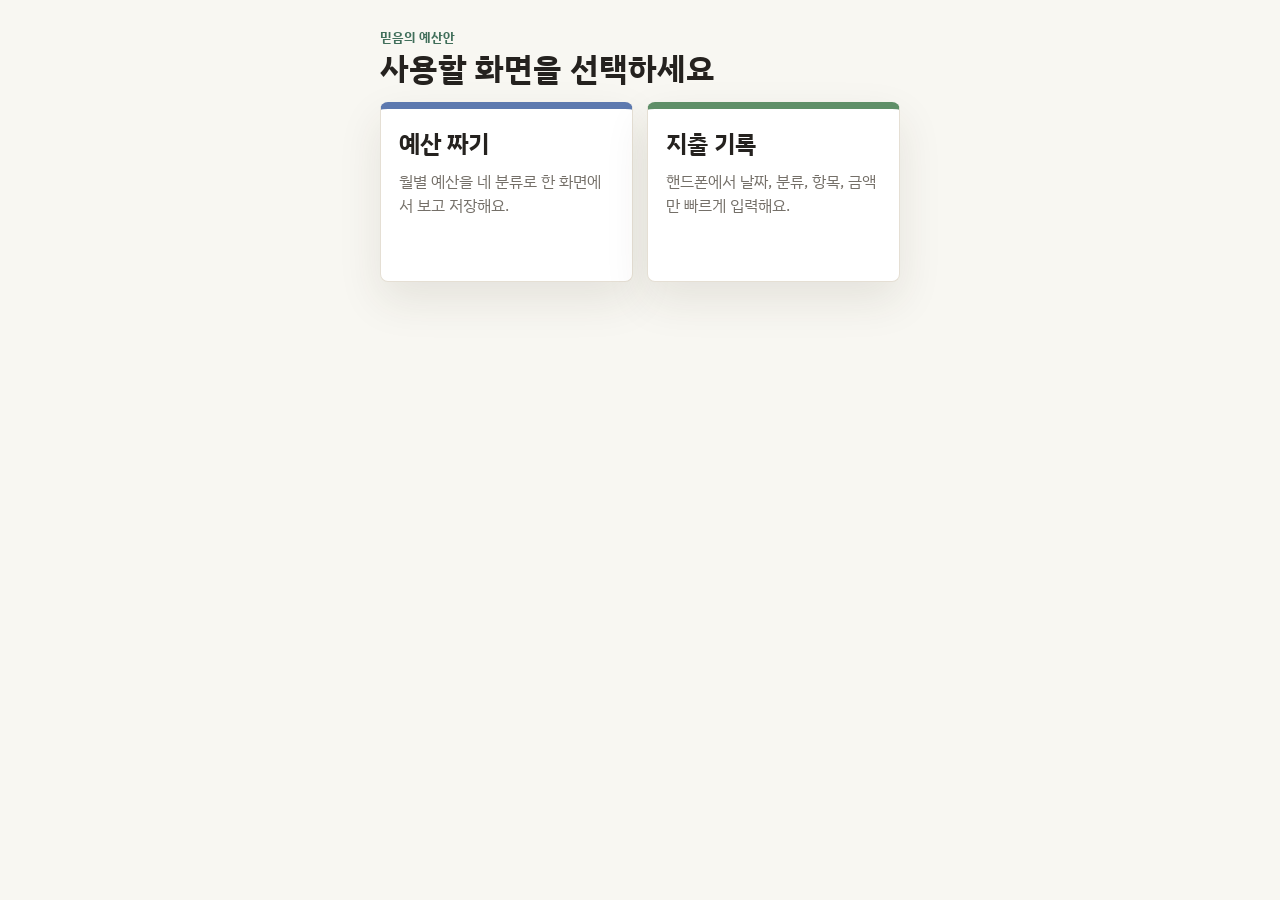
<file: index.html>
﻿<!doctype html>
<html lang="ko">
  <head>
    <meta charset="UTF-8" />
    <meta name="viewport" content="width=device-width, initial-scale=1.0" />
    <title>믿음의 예산안</title>
    <link rel="stylesheet" href="styles.css?v=13" />
  </head>
  <body>
    <main class="budget-app landing-app">
      <header class="page-header">
        <div>
          <p class="eyebrow">믿음의 예산안</p>
          <h1>사용할 화면을 선택하세요</h1>
        </div>
      </header>

      <section class="launch-grid" aria-label="화면 선택">
        <a class="launch-card computer" href="desktop.html">
          <strong>예산 짜기</strong>
          <p>월별 예산을 네 분류로 한 화면에서 보고 저장해요.</p>
        </a>
        <a class="launch-card mobile" href="expense.html">
          <strong>지출 기록</strong>
          <p>핸드폰에서 날짜, 분류, 항목, 금액만 빠르게 입력해요.</p>
        </a>
      </section>
    </main>
  </body>
</html>
</file>
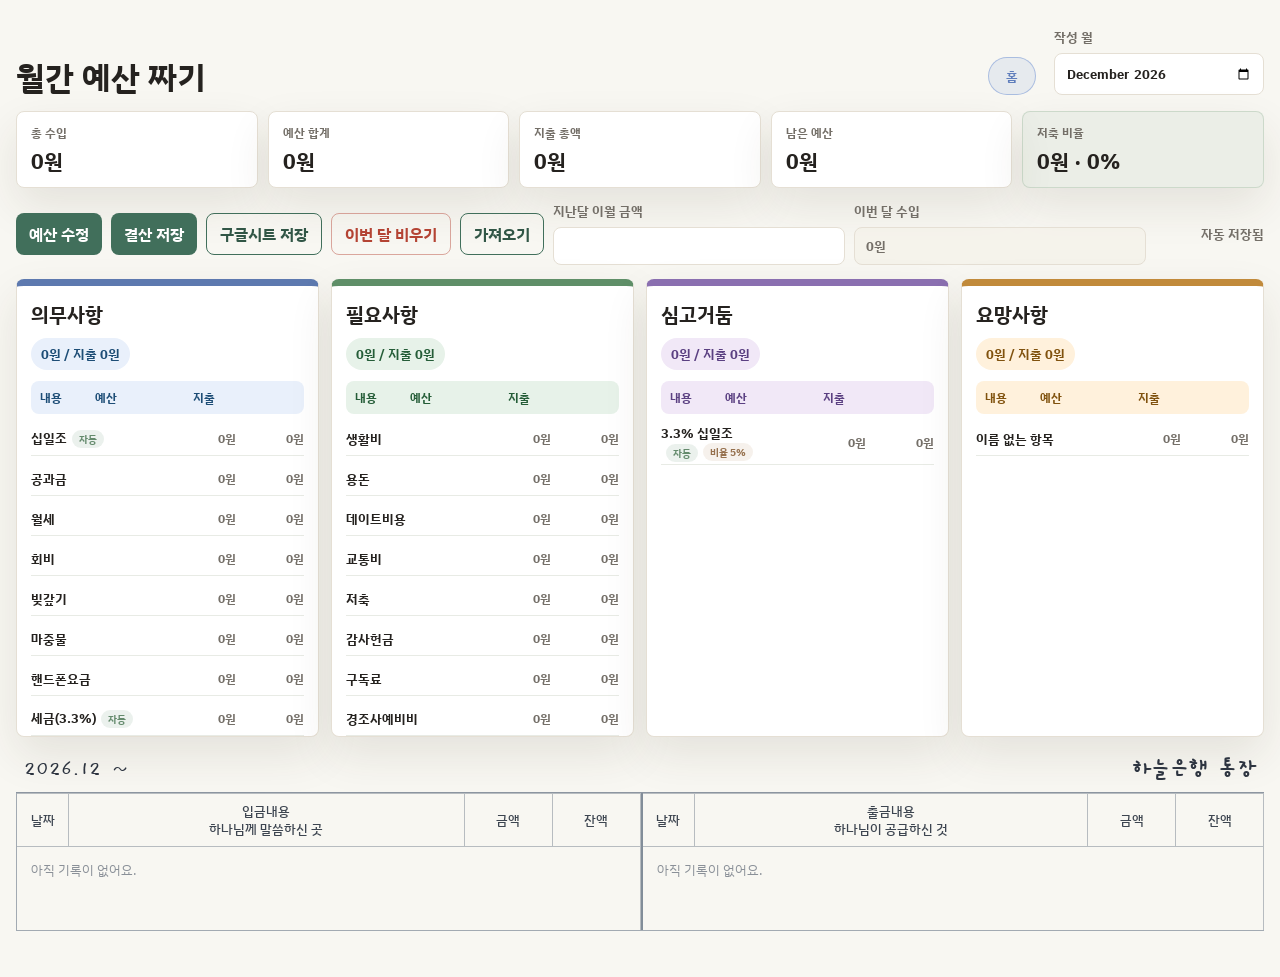
<file: budget.html>
﻿<!doctype html>
<html lang="ko">
  <head>
    <meta charset="UTF-8" />
    <meta name="viewport" content="width=device-width, initial-scale=1.0" />
    <title>믿음의 예산안 - 예산 짜기</title>
    <link rel="stylesheet" href="styles.css?v=13" />
  </head>
  <body>
    <main class="budget-app budget-page">
      <header class="page-header">
        <div>
          <h1>월간 예산 짜기</h1>
        </div>
        <a class="home-link desktop-home-link" href="desktop.html">홈</a>
        <label class="month-control" for="budgetMonth">
          작성 월
          <input id="budgetMonth" type="month" />
        </label>
      </header>

      <section class="summary-panel" aria-label="월간 요약">
        <div class="summary-card">
          <span>총 수입</span>
          <strong id="totalIncomeText">0원</strong>
        </div>
        <div class="summary-card">
          <span>예산 합계</span>
          <strong id="totalBudgetText">0원</strong>
        </div>
        <div class="summary-card">
          <span>지출 총액</span>
          <strong id="totalSpentText">0원</strong>
        </div>
        <div class="summary-card balance">
          <span>남은 예산</span>
          <strong id="remainingText">0원</strong>
        </div>
        <div class="summary-card saving-summary-card">
          <span>저축 비율</span>
          <strong id="savingBudgetText">0원 · 0%</strong>
        </div>
      </section>

      <section class="toolbar" aria-label="예산 도구">
        <button id="toggleBudgetEditButton" type="button">예산 수정</button>
        <button id="toggleClosingLockButton" type="button">결산 저장</button>
        <button id="syncBudgetButton" class="secondary-button" type="button">구글시트 저장</button>
        <button id="resetMonthButton" class="secondary-button danger-button" type="button">이번 달 비우기</button>
        <button id="copyPreviousMonthButton" class="secondary-button" type="button">가져오기</button>
        <div class="budget-flow-inputs">
          <label>
            지난달 이월 금액
            <input id="carryoverInput" type="number" min="0" inputmode="numeric" />
          </label>
          <label>
            이번 달 수입
            <input id="incomeInput" type="text" readonly />
          </label>
        </div>
        <p id="saveStatus" role="status">자동 저장됨</p>
      </section>

      <section class="budget-board" aria-label="분류별 예산"></section>

      <section class="heaven-ledger desktop-heaven-ledger" aria-label="하늘은행통장 장부">
        <div class="ledger-topline">
          <span id="desktopLedgerPeriodText"></span>
          <strong>하늘은행 통장</strong>
        </div>
        <div class="ledger-table">
          <div class="ledger-half">
            <div class="ledger-heading">
              <span>날짜</span>
              <span>입금내용<br />하나님께 말씀하신 곳</span>
              <span>금액</span>
              <span>잔액</span>
            </div>
            <div id="desktopSownList" class="ledger-body"></div>
          </div>
          <div class="ledger-half">
            <div class="ledger-heading">
              <span>날짜</span>
              <span>출금내용<br />하나님이 공급하신 것</span>
              <span>금액</span>
              <span>잔액</span>
            </div>
            <div id="desktopHarvestList" class="ledger-body"></div>
          </div>
        </div>
      </section>

      <input id="sheetUrlInput" type="hidden" />
      <button id="saveSheetUrlButton" class="hidden-control" type="button">연결 주소 저장</button>
    </main>

    <script src="shared.js?v=13"></script>
    <script src="budget.js?v=13"></script>
  </body>
</html>
</file>
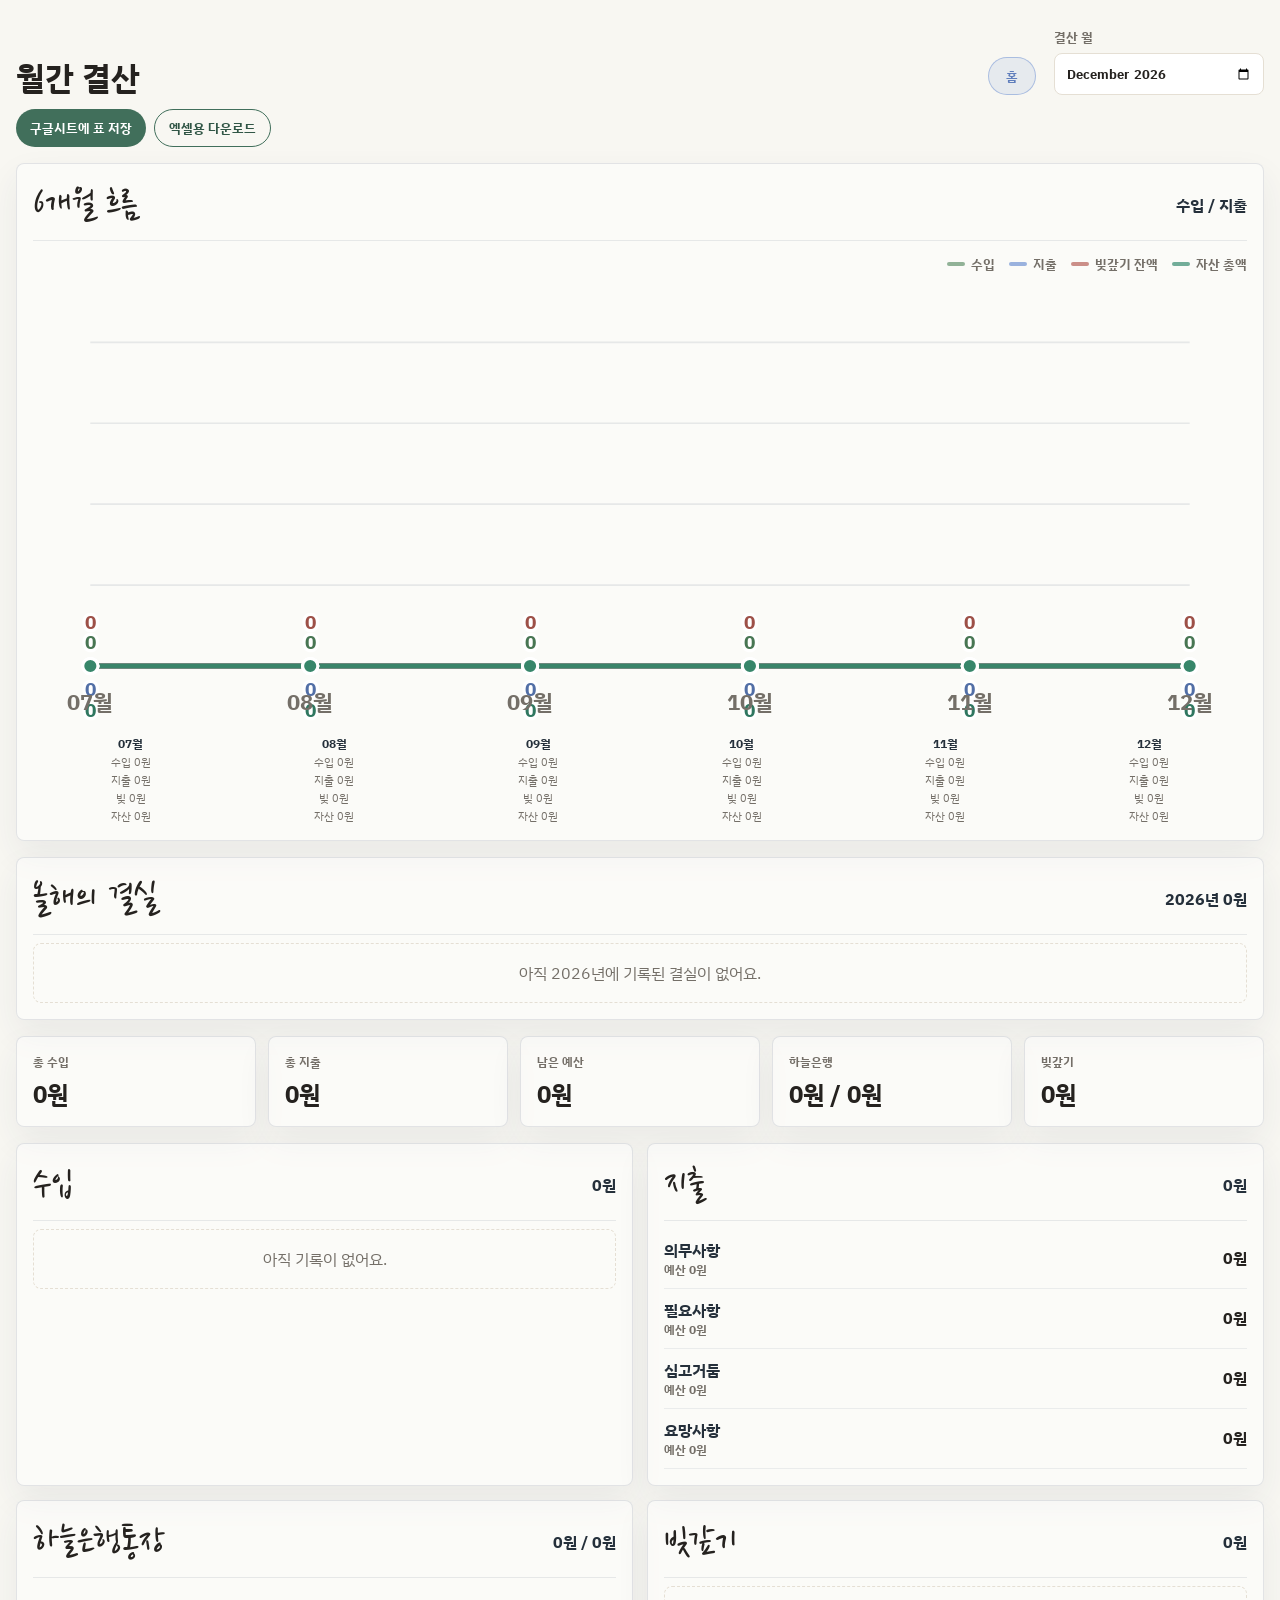
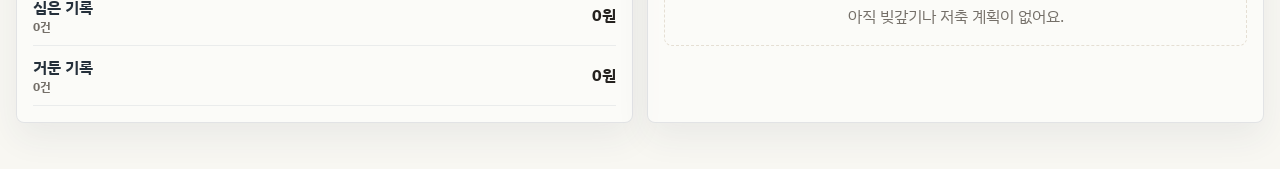
<file: closing.html>
﻿<!doctype html>
<html lang="ko">
  <head>
    <meta charset="UTF-8" />
    <meta name="viewport" content="width=device-width, initial-scale=1.0" />
    <title>믿음의 예산안 - 결산</title>
    <link rel="stylesheet" href="styles.css?v=13" />
  </head>
  <body>
    <main class="budget-app closing-page" data-chart-months="6">
      <header class="page-header">
        <div>
          <h1>월간 결산</h1>
        </div>
        <a class="home-link desktop-home-link" href="desktop.html">홈</a>
        <label class="month-control" for="closingMonth">
          결산 월
          <input id="closingMonth" type="month" />
        </label>
      </header>

      <section class="closing-export-actions" aria-label="결산 백업">
        <button id="saveMonthlyReportButton" type="button">구글시트에 표 저장</button>
        <button id="downloadMonthlyReportButton" class="secondary-button" type="button">엑셀용 다운로드</button>
        <p id="closingSaveStatus" role="status"></p>
      </section>

      <section class="closing-panel closing-chart-panel" aria-labelledby="sixMonthChartTitle">
        <div class="closing-panel-head">
          <h2 id="sixMonthChartTitle">6개월 흐름</h2>
          <strong>수입 / 지출</strong>
        </div>
        <div id="sixMonthChart" class="six-month-chart"></div>
      </section>

      <section class="closing-panel closing-wish-panel" aria-labelledby="fulfilledWishTitle">
        <div class="closing-panel-head">
          <h2 id="fulfilledWishTitle">올해의 결실</h2>
          <strong id="fulfilledWishTotal">0원</strong>
        </div>
        <div id="fulfilledWishList" class="fulfilled-wish-list"></div>
      </section>

      <section class="closing-hero" aria-label="월간 결산 핵심 요약">
        <div>
          <span>총 수입</span>
          <strong id="closingIncomeText">0원</strong>
        </div>
        <div>
          <span>총 지출</span>
          <strong id="closingSpentText">0원</strong>
        </div>
        <div>
          <span>남은 예산</span>
          <strong id="closingRemainingText">0원</strong>
        </div>
        <div>
          <span>하늘은행</span>
          <strong id="closingHeavenText">0원</strong>
        </div>
        <div>
          <span>빚갚기</span>
          <strong id="closingDebtText">0원</strong>
        </div>
      </section>

      <section class="closing-grid" aria-label="상세 결산">
        <article class="closing-panel">
          <div class="closing-panel-head">
            <h2>수입</h2>
            <strong id="incomePanelTotal">0원</strong>
          </div>
          <div id="incomeBreakdown" class="closing-list"></div>
        </article>

        <article class="closing-panel">
          <div class="closing-panel-head">
            <h2>지출</h2>
            <strong id="expensePanelTotal">0원</strong>
          </div>
          <div id="expenseBreakdown" class="closing-list"></div>
        </article>

        <article class="closing-panel">
          <div class="closing-panel-head">
            <h2>하늘은행통장</h2>
            <strong id="heavenPanelTotal">0원</strong>
          </div>
          <div id="heavenBreakdown" class="closing-list"></div>
        </article>

        <article class="closing-panel">
          <div class="closing-panel-head">
            <h2>빚갚기</h2>
            <strong id="debtPanelTotal">0원</strong>
          </div>
          <div id="debtBreakdown" class="closing-list"></div>
        </article>
      </section>
    </main>

    <script src="shared.js?v=13"></script>
    <script src="closing.js?v=13"></script>
  </body>
</html>
</file>
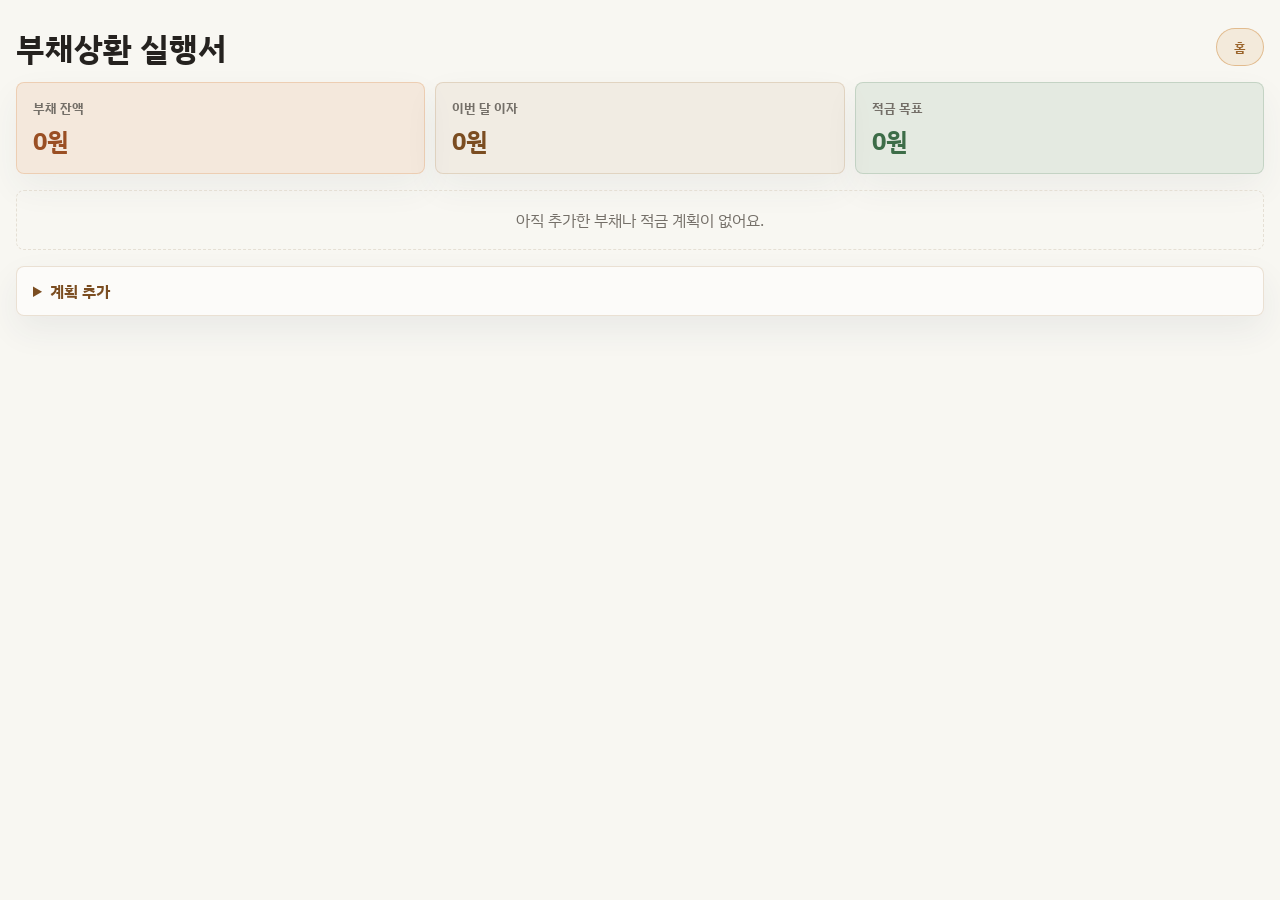
<file: debt.html>
﻿<!doctype html>
<html lang="ko">
  <head>
    <meta charset="UTF-8" />
    <meta name="viewport" content="width=device-width, initial-scale=1.0" />
    <title>믿음의 예산안 - 빚갚기</title>
    <link rel="stylesheet" href="styles.css?v=13" />
  </head>
  <body>
    <main class="budget-app debt-page">
      <header class="page-header">
        <div>
          <h1>부채상환 실행서</h1>
        </div>
        <a class="home-link desktop-home-link debt-home-link" href="desktop.html">홈</a>
      </header>

      <section class="debt-summary-panel" aria-label="부채와 적금 요약">
        <div class="summary-box debt-total">
          <span>부채 잔액</span>
          <strong id="debtRemainingTotal">0원</strong>
        </div>
        <div class="summary-box interest-total">
          <span>이번 달 이자</span>
          <strong id="requiredThisMonthTotal">0원</strong>
        </div>
        <div class="summary-box saving-total">
          <span>적금 목표</span>
          <strong id="savingTargetTotal">0원</strong>
        </div>
      </section>

      <section id="debtOverview" class="debt-overview" aria-label="부채와 적금 한눈 요약"></section>
      <section id="debtPlanList" class="debt-plan-list" aria-label="부채상환 실행 목록"></section>

      <details id="debtAddPanel" class="debt-add-panel">
        <summary id="debtFormSummary">계획 추가</summary>
        <form id="debtPlanForm" class="debt-plan-form" aria-label="부채 또는 적금 계획 추가">
          <label>
            구분
            <select id="debtKind">
              <option value="debt">부채</option>
              <option value="saving">적금</option>
            </select>
          </label>
          <label>
            내용
            <input id="debtName" type="text" placeholder="예: 카드빚, 보증금, 여행자금" required />
          </label>
          <label>
            총 금액
            <input id="debtTotal" type="number" min="0" inputmode="numeric" placeholder="예: 3000000" required />
          </label>
          <label>
            매달 이자
            <input id="debtRequired" type="number" min="0" inputmode="numeric" placeholder="예: 20000" />
          </label>
          <label>
            예산 위치
            <select id="debtBudgetCategory">
              <option value="obligation">의무사항</option>
              <option value="need">필요사항</option>
              <option value="sow">심고거둠</option>
              <option value="wish">요망사항</option>
            </select>
          </label>
          <label>
            시작 월
            <input id="debtStartMonth" type="month" required />
          </label>
          <label>
            필요한 날짜
            <input id="debtDueDate" type="date" />
          </label>
          <div class="debt-form-actions">
            <button id="submitDebtPlanButton" type="submit">실행서에 추가</button>
            <button id="cancelDebtEditButton" class="secondary-button" type="button" hidden>수정 취소</button>
            <button id="deleteDebtPlanButton" class="danger-button" type="button" hidden>삭제</button>
          </div>
        </form>
      </details>
    </main>

    <script src="shared.js?v=13"></script>
    <script src="debt.js?v=13"></script>
  </body>
</html>
</file>
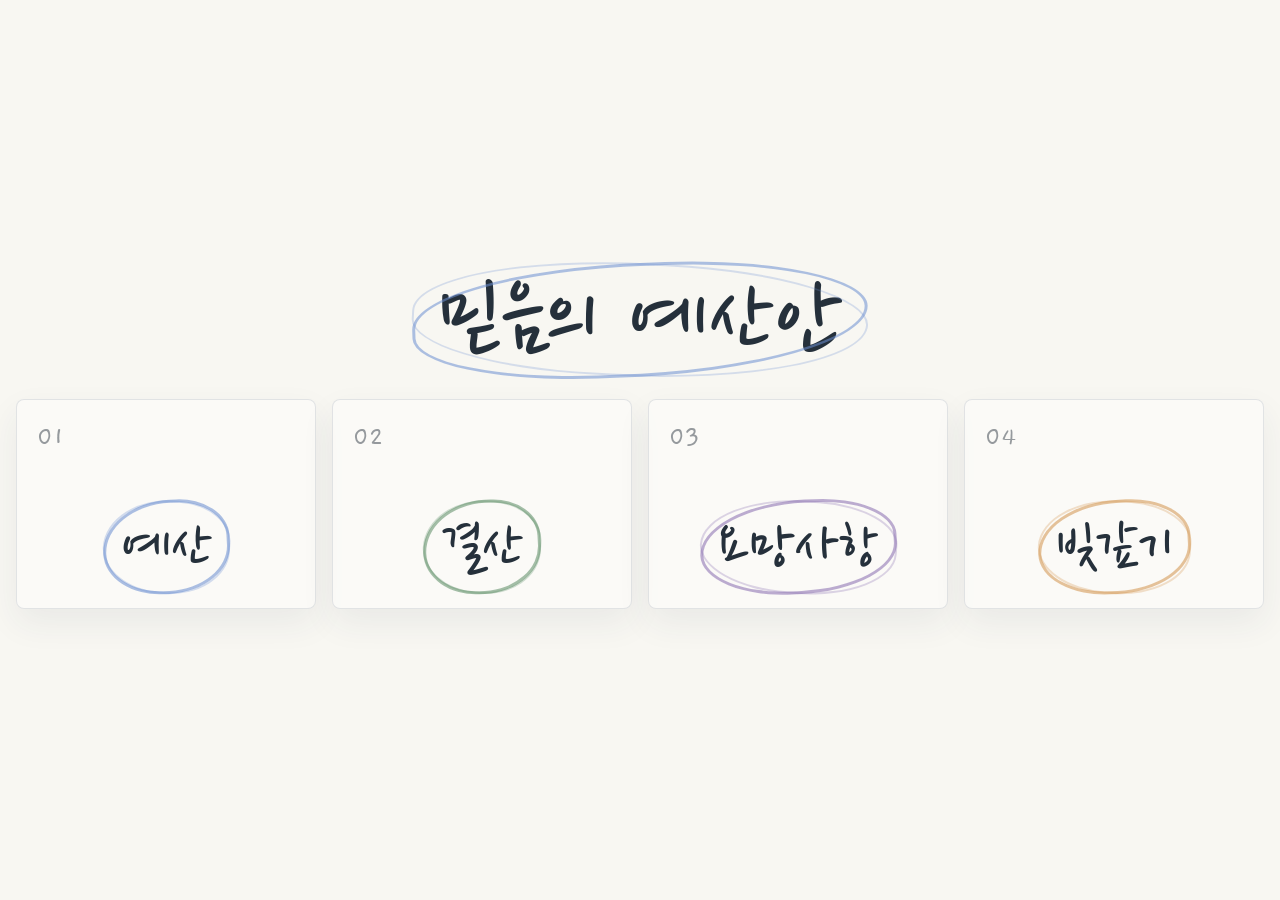
<file: desktop.html>
﻿<!doctype html>
<html lang="ko">
  <head>
    <meta charset="UTF-8" />
    <meta name="viewport" content="width=device-width, initial-scale=1.0" />
    <title>믿음의 예산안 - 컴퓨터 홈</title>
    <link rel="stylesheet" href="styles.css?v=13" />
  </head>
  <body>
    <main class="budget-app desktop-home-page">
      <header class="desktop-home-header">
        <h1>믿음의 예산안</h1>
      </header>

      <section class="desktop-menu-grid" aria-label="컴퓨터용 메뉴">
        <a class="desktop-menu-card budget-menu-card" href="budget.html?v=13">
          <span>01</span>
          <strong>예산</strong>
        </a>
        <a class="desktop-menu-card closing-menu-card" href="closing.html?v=13">
          <span>02</span>
          <strong>결산</strong>
        </a>
        <a class="desktop-menu-card wish-menu-card" href="wish.html?v=13">
          <span>03</span>
          <strong>요망사항</strong>
        </a>
        <a class="desktop-menu-card debt-menu-card" href="debt.html?v=13">
          <span>04</span>
          <strong>빚갚기</strong>
        </a>
      </section>
    </main>
  </body>
</html>
</file>
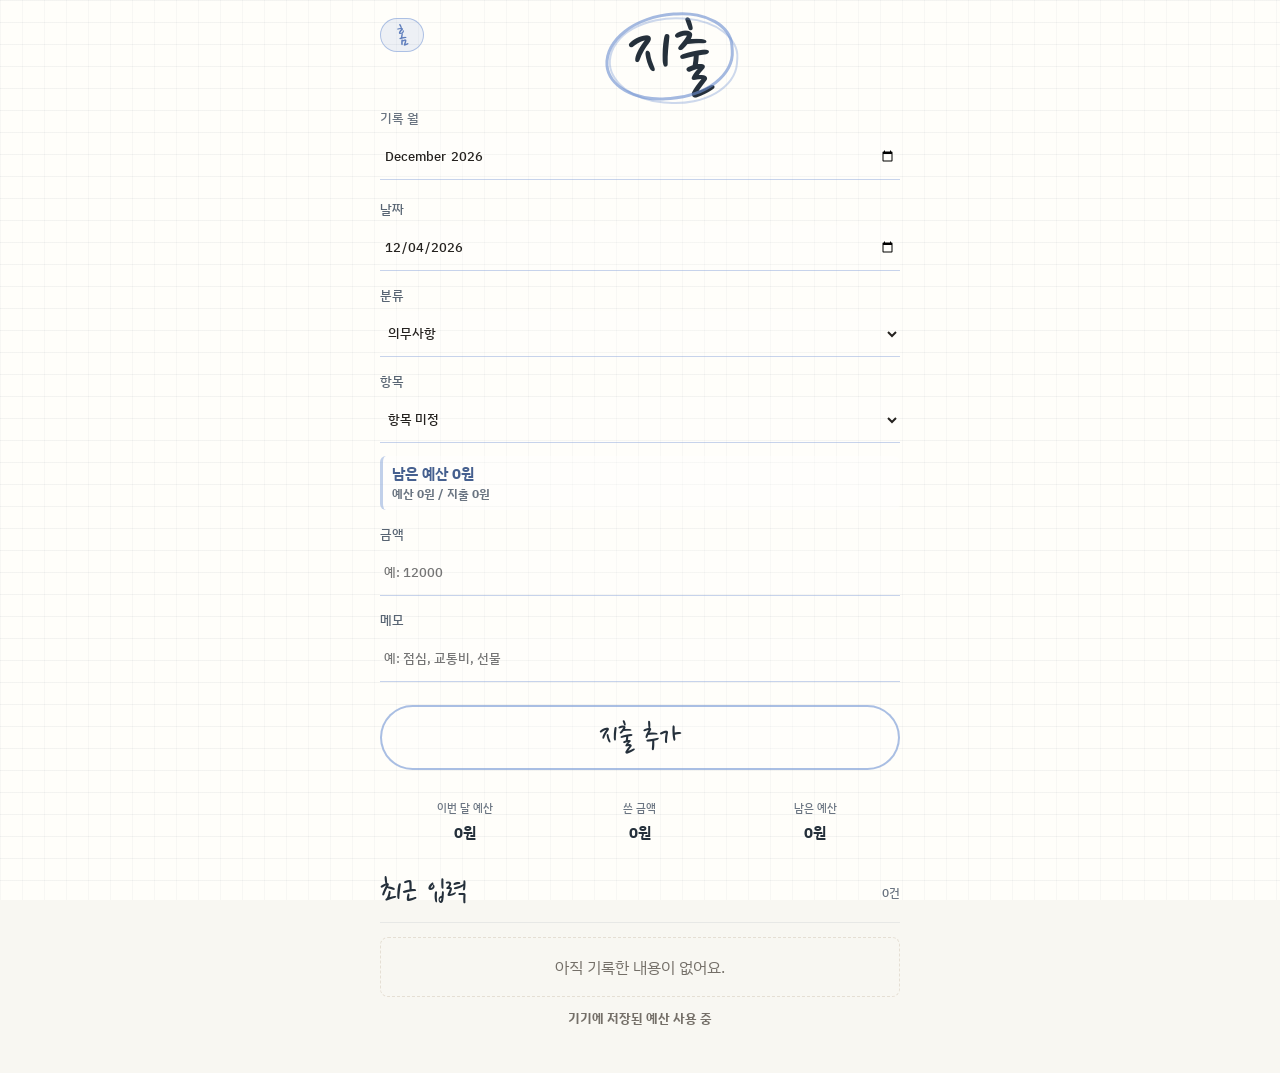
<file: expense-entry.html>
﻿<!doctype html>
<html lang="ko">
  <head>
    <meta charset="UTF-8" />
    <meta name="viewport" content="width=device-width, initial-scale=1.0" />
    <title>믿음의 예산안 - 지출 기록</title>
    <link rel="stylesheet" href="styles.css?v=13" />
  </head>
  <body>
    <main class="budget-app expense-page expense-entry-page">
      <header class="entry-page-header">
        <a class="home-link note-home-link" href="expense.html">홈</a>
        <div>
          <h1 class="note-title">지출</h1>
        </div>
        <label class="month-control" for="budgetMonth">
          기록 월
          <input id="budgetMonth" type="month" />
        </label>
      </header>

      <section class="quick-entry note-entry" aria-labelledby="quickEntryTitle">
        <h2 id="quickEntryTitle" class="sr-only">지출 추가</h2>
        <form id="expenseForm" class="expense-form">
          <label>
            날짜
            <input id="expenseDate" type="date" required />
          </label>
          <label class="category-field">
            분류
            <select id="expenseCategory" required></select>
          </label>
          <label class="item-field">
            항목
            <select id="expenseItem"></select>
            <span id="itemBudgetHint" class="item-budget-hint">항목을 선택하면 남은 예산이 보여요.</span>
          </label>
          <label>
            금액
            <input id="expenseAmount" type="number" min="0" inputmode="numeric" placeholder="예: 12000" required />
          </label>
          <label class="memo-field">
            메모
            <input id="expenseMemo" type="text" placeholder="예: 점심, 교통비, 선물" />
          </label>
          <button id="submitEntryButton" type="submit">지출 추가</button>
        </form>
      </section>

      <section class="summary-panel compact-summary" aria-label="월간 요약">
        <div class="summary-card">
          <span>이번 달 예산</span>
          <strong id="totalBudgetText">0원</strong>
        </div>
        <div class="summary-card">
          <span>쓴 금액</span>
          <strong id="totalSpentText">0원</strong>
        </div>
        <div class="summary-card balance">
          <span>남은 예산</span>
          <strong id="remainingText">0원</strong>
        </div>
      </section>

      <section class="expense-log note-log" aria-labelledby="expenseLogTitle">
        <div class="section-head">
          <div>
            <p class="eyebrow">기록</p>
            <h2 id="expenseLogTitle">최근 입력</h2>
          </div>
          <strong id="expenseCountText">0건</strong>
        </div>
        <div id="expenseList" class="expense-list"></div>
      </section>

      <section class="mobile-status-panel" aria-label="저장 상태">
        <p id="saveStatus" class="mobile-status" role="status">자동 저장됨</p>
      </section>
      <input id="sheetUrlInput" type="hidden" />
      <button id="saveSheetUrlButton" class="hidden-control" type="button">저장</button>
    </main>

    <script src="shared.js?v=13"></script>
    <script src="expense.js?v=13"></script>
  </body>
</html>
</file>
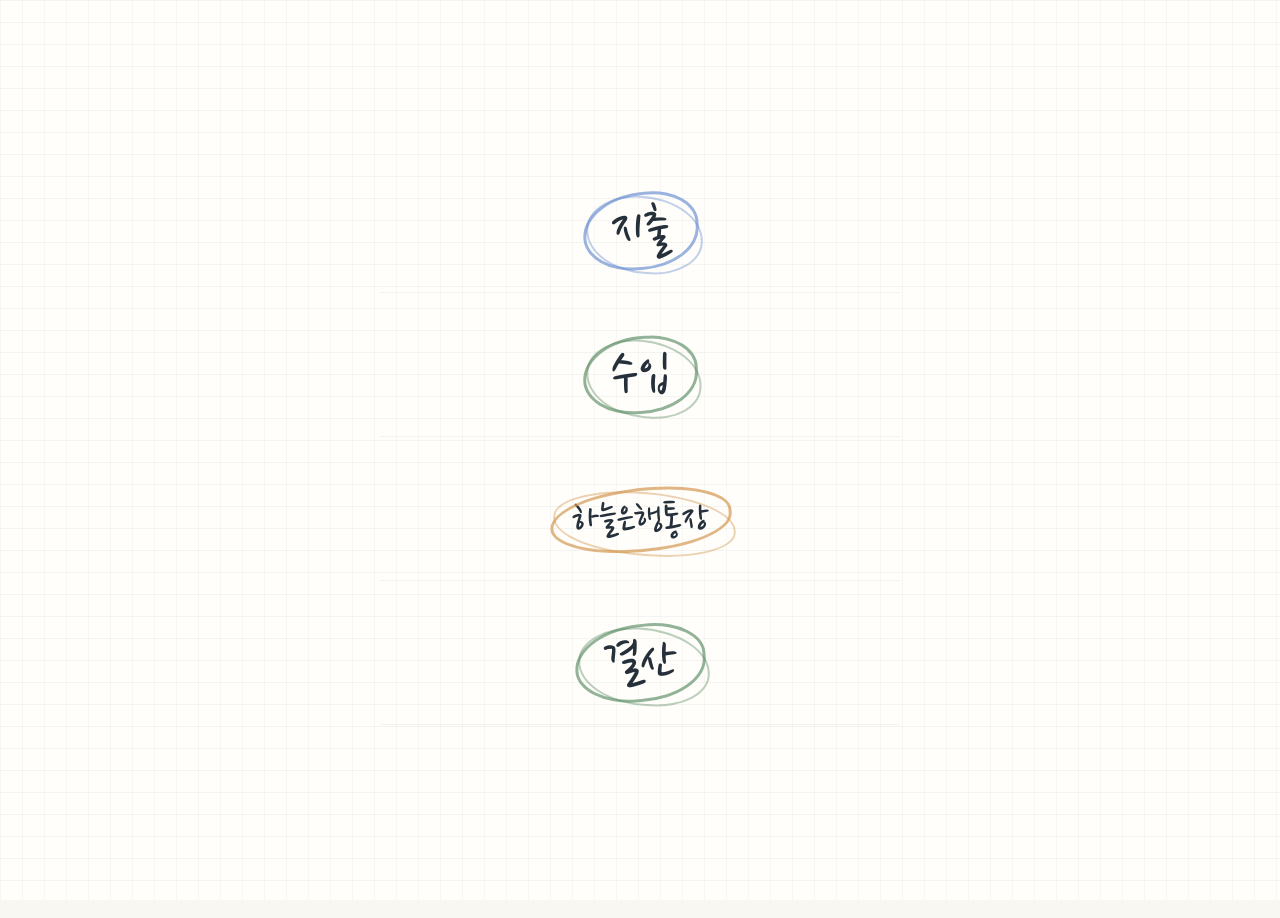
<file: expense.html>
﻿<!doctype html>
<html lang="ko">
  <head>
    <meta charset="UTF-8" />
    <meta name="viewport" content="width=device-width, initial-scale=1.0" />
    <title>믿음의 예산안 - 모바일 입력</title>
    <link rel="stylesheet" href="styles.css?v=13" />
  </head>
  <body>
    <main class="budget-app expense-page">
      <section class="mobile-home-20" aria-label="입력 종류 선택">
        <a class="mobile-hand-link expense-card" href="expense-entry.html?v=13" aria-label="지출">
          <span class="hand-art">
            <span class="hand-word">지출</span>
          </span>
          <span class="sr-only">지출</span>
        </a>
        <a class="mobile-hand-link income-card" href="income-entry.html?v=13" aria-label="수입">
          <span class="hand-art">
            <span class="hand-word">수입</span>
          </span>
          <span class="sr-only">수입</span>
        </a>
        <a class="mobile-hand-link heaven-card" href="heaven-entry.html?v=13" aria-label="하늘은행통장">
          <span class="hand-art">
            <span class="hand-word">하늘은행통장</span>
          </span>
          <span class="sr-only">하늘은행통장</span>
        </a>
        <a class="mobile-hand-link closing-card" href="mobile-closing.html?v=13" aria-label="결산">
          <span class="hand-art">
            <span class="hand-word">결산</span>
          </span>
          <span class="sr-only">결산</span>
        </a>
      </section>
    </main>
  </body>
</html>
</file>
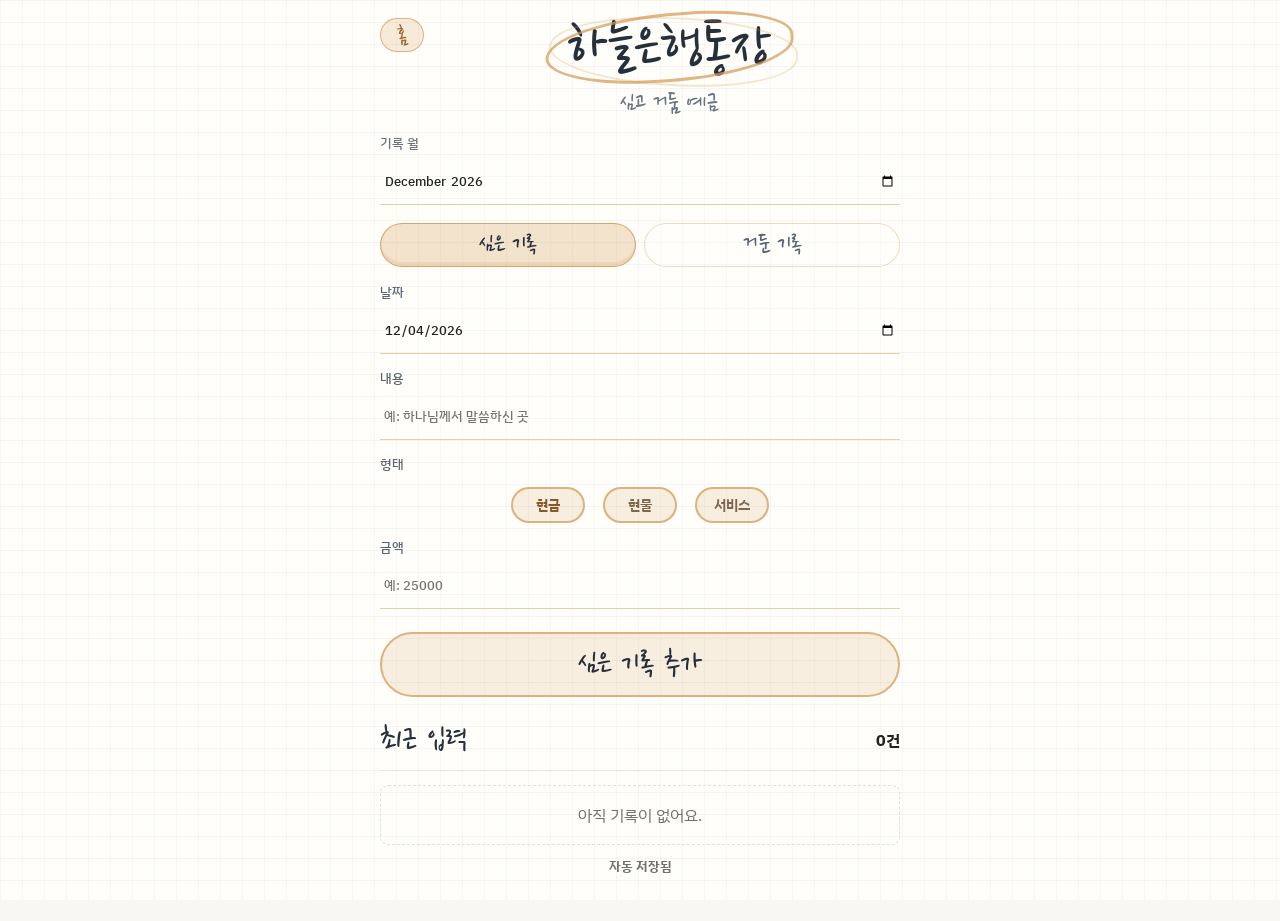
<file: heaven-entry.html>
﻿<!doctype html>
<html lang="ko">
  <head>
    <meta charset="UTF-8" />
    <meta name="viewport" content="width=device-width, initial-scale=1.0" />
    <title>믿음의 예산안 - 하늘은행통장</title>
    <link rel="stylesheet" href="styles.css?v=13" />
  </head>
  <body>
    <main class="budget-app expense-page expense-entry-page heaven-entry-page">
      <header class="entry-page-header heaven-header">
        <a class="home-link note-home-link" href="expense.html">홈</a>
        <div>
          <h1 class="note-title heaven-title">하늘은행통장</h1>
          <p class="bank-subtitle">심고 거둠 예금</p>
        </div>
        <label class="month-control" for="budgetMonth">
          기록 월
          <input id="budgetMonth" type="month" />
        </label>
      </header>

      <section class="heaven-tabs" aria-label="하늘은행통장 기록 종류">
        <button class="heaven-tab active" type="button" data-mode="sown">심은 기록</button>
        <button class="heaven-tab" type="button" data-mode="harvest">거둔 기록</button>
      </section>

      <section class="quick-entry note-entry heaven-entry-form" aria-labelledby="heavenEntryTitle">
        <h2 id="heavenEntryTitle" class="sr-only">하늘은행통장 기록 추가</h2>
        <form id="heavenForm" class="expense-form">
          <label>
            날짜
            <input id="heavenDate" type="date" required />
          </label>
          <label>
            내용
            <input id="heavenMemo" type="text" placeholder="예: 하나님께서 말씀하신 곳" required />
          </label>
          <label>
            형태
            <span class="asset-type-tabs" role="group" aria-label="하늘은행 형태 선택">
              <button class="asset-type-tab active" type="button" data-asset-type="현금">현금</button>
              <button class="asset-type-tab" type="button" data-asset-type="현물">현물</button>
              <button class="asset-type-tab" type="button" data-asset-type="서비스">서비스</button>
            </span>
            <input id="heavenAssetType" type="hidden" value="현금" />
          </label>
          <label>
            금액
            <input id="heavenAmount" type="number" min="0" inputmode="numeric" placeholder="예: 25000" required />
          </label>
          <button id="submitHeavenButton" type="submit">심은 기록 추가</button>
        </form>
      </section>

      <section class="expense-log note-log heaven-mobile-log" aria-labelledby="heavenLogTitle">
        <div class="section-head">
          <div>
            <p class="eyebrow">기록</p>
            <h2 id="heavenLogTitle">최근 입력</h2>
          </div>
          <strong id="heavenCountText">0건</strong>
        </div>
        <div id="heavenRecentList" class="expense-list"></div>
      </section>

      <section class="mobile-status-panel" aria-label="저장 상태">
        <p id="saveStatus" class="mobile-status" role="status">자동 저장됨</p>
      </section>
      <input id="sheetUrlInput" type="hidden" />
      <button id="saveSheetUrlButton" class="hidden-control" type="button">저장</button>
    </main>

    <script src="shared.js?v=13"></script>
    <script src="heaven.js?v=13"></script>
  </body>
</html>
</file>
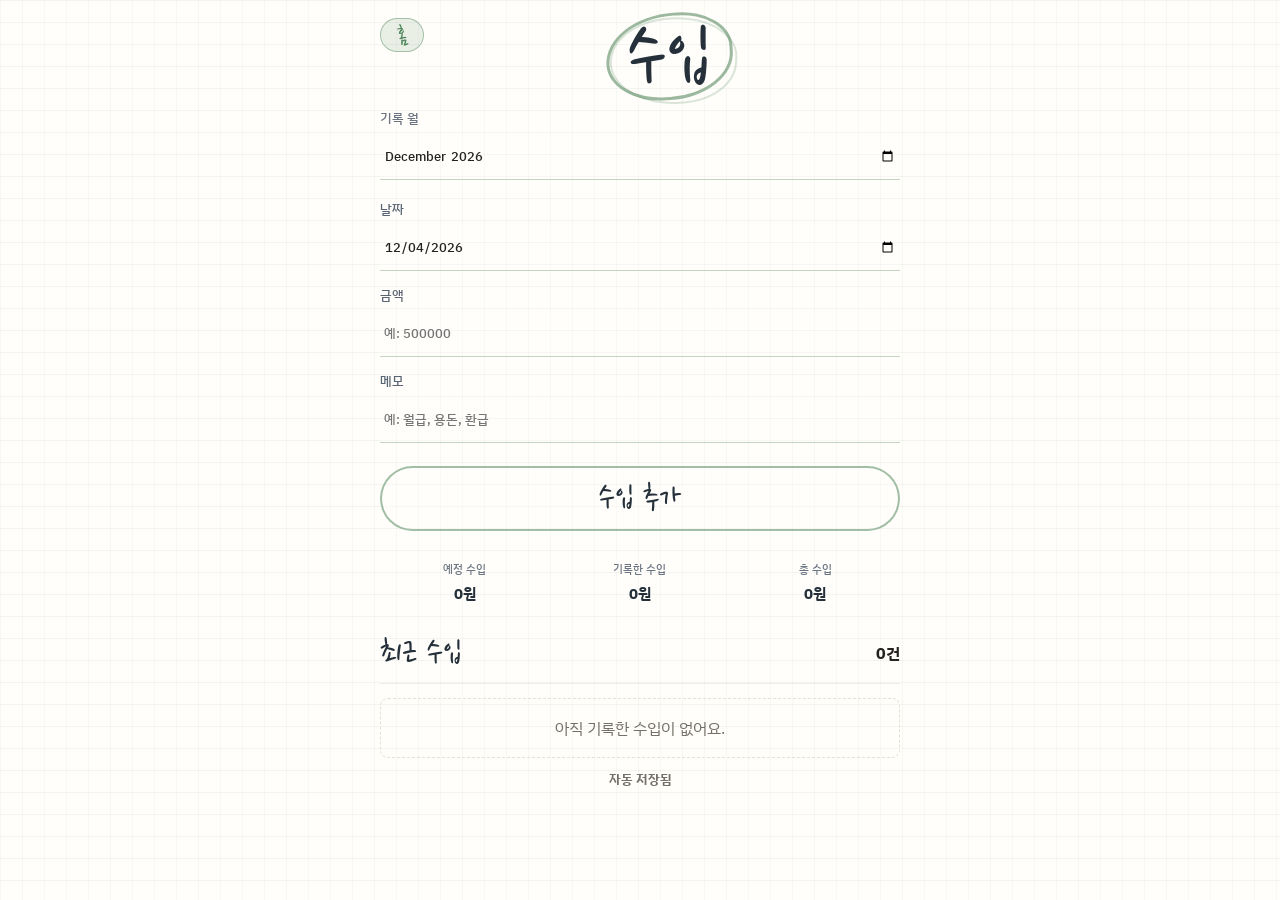
<file: income-entry.html>
﻿<!doctype html>
<html lang="ko">
  <head>
    <meta charset="UTF-8" />
    <meta name="viewport" content="width=device-width, initial-scale=1.0" />
    <title>믿음의 예산안 - 수입 기록</title>
    <link rel="stylesheet" href="styles.css?v=13" />
  </head>
  <body>
    <main class="budget-app expense-page expense-entry-page income-entry-page">
      <header class="entry-page-header">
        <a class="home-link note-home-link" href="expense.html">홈</a>
        <div>
          <h1 class="note-title income-title">수입</h1>
        </div>
        <label class="month-control" for="budgetMonth">
          기록 월
          <input id="budgetMonth" type="month" />
        </label>
      </header>

      <section class="quick-entry note-entry" aria-labelledby="incomeEntryTitle">
        <h2 id="incomeEntryTitle" class="sr-only">수입 추가</h2>
        <form id="incomeForm" class="expense-form">
          <label>
            날짜
            <input id="incomeDate" type="date" required />
          </label>
          <label>
            금액
            <input id="incomeAmount" type="number" min="0" inputmode="numeric" placeholder="예: 500000" required />
          </label>
          <label class="memo-field">
            메모
            <input id="incomeMemo" type="text" placeholder="예: 월급, 용돈, 환급" />
          </label>
          <button id="submitIncomeButton" type="submit">수입 추가</button>
        </form>
      </section>

      <section class="summary-panel compact-summary" aria-label="월간 수입 요약">
        <div class="summary-card">
          <span>예정 수입</span>
          <strong id="plannedIncomeText">0원</strong>
        </div>
        <div class="summary-card">
          <span>기록한 수입</span>
          <strong id="recordedIncomeText">0원</strong>
        </div>
        <div class="summary-card balance">
          <span>총 수입</span>
          <strong id="totalIncomeText">0원</strong>
        </div>
      </section>

      <section class="expense-log note-log" aria-labelledby="incomeLogTitle">
        <div class="section-head">
          <div>
            <p class="eyebrow">기록</p>
            <h2 id="incomeLogTitle">최근 수입</h2>
          </div>
          <strong id="incomeCountText">0건</strong>
        </div>
        <div id="incomeList" class="expense-list"></div>
      </section>

      <section class="mobile-status-panel" aria-label="저장 상태">
        <p id="saveStatus" class="mobile-status" role="status">자동 저장됨</p>
      </section>
      <input id="sheetUrlInput" type="hidden" />
      <button id="saveSheetUrlButton" class="hidden-control" type="button">저장</button>
    </main>

    <script src="shared.js?v=13"></script>
    <script src="income.js?v=13"></script>
  </body>
</html>
</file>
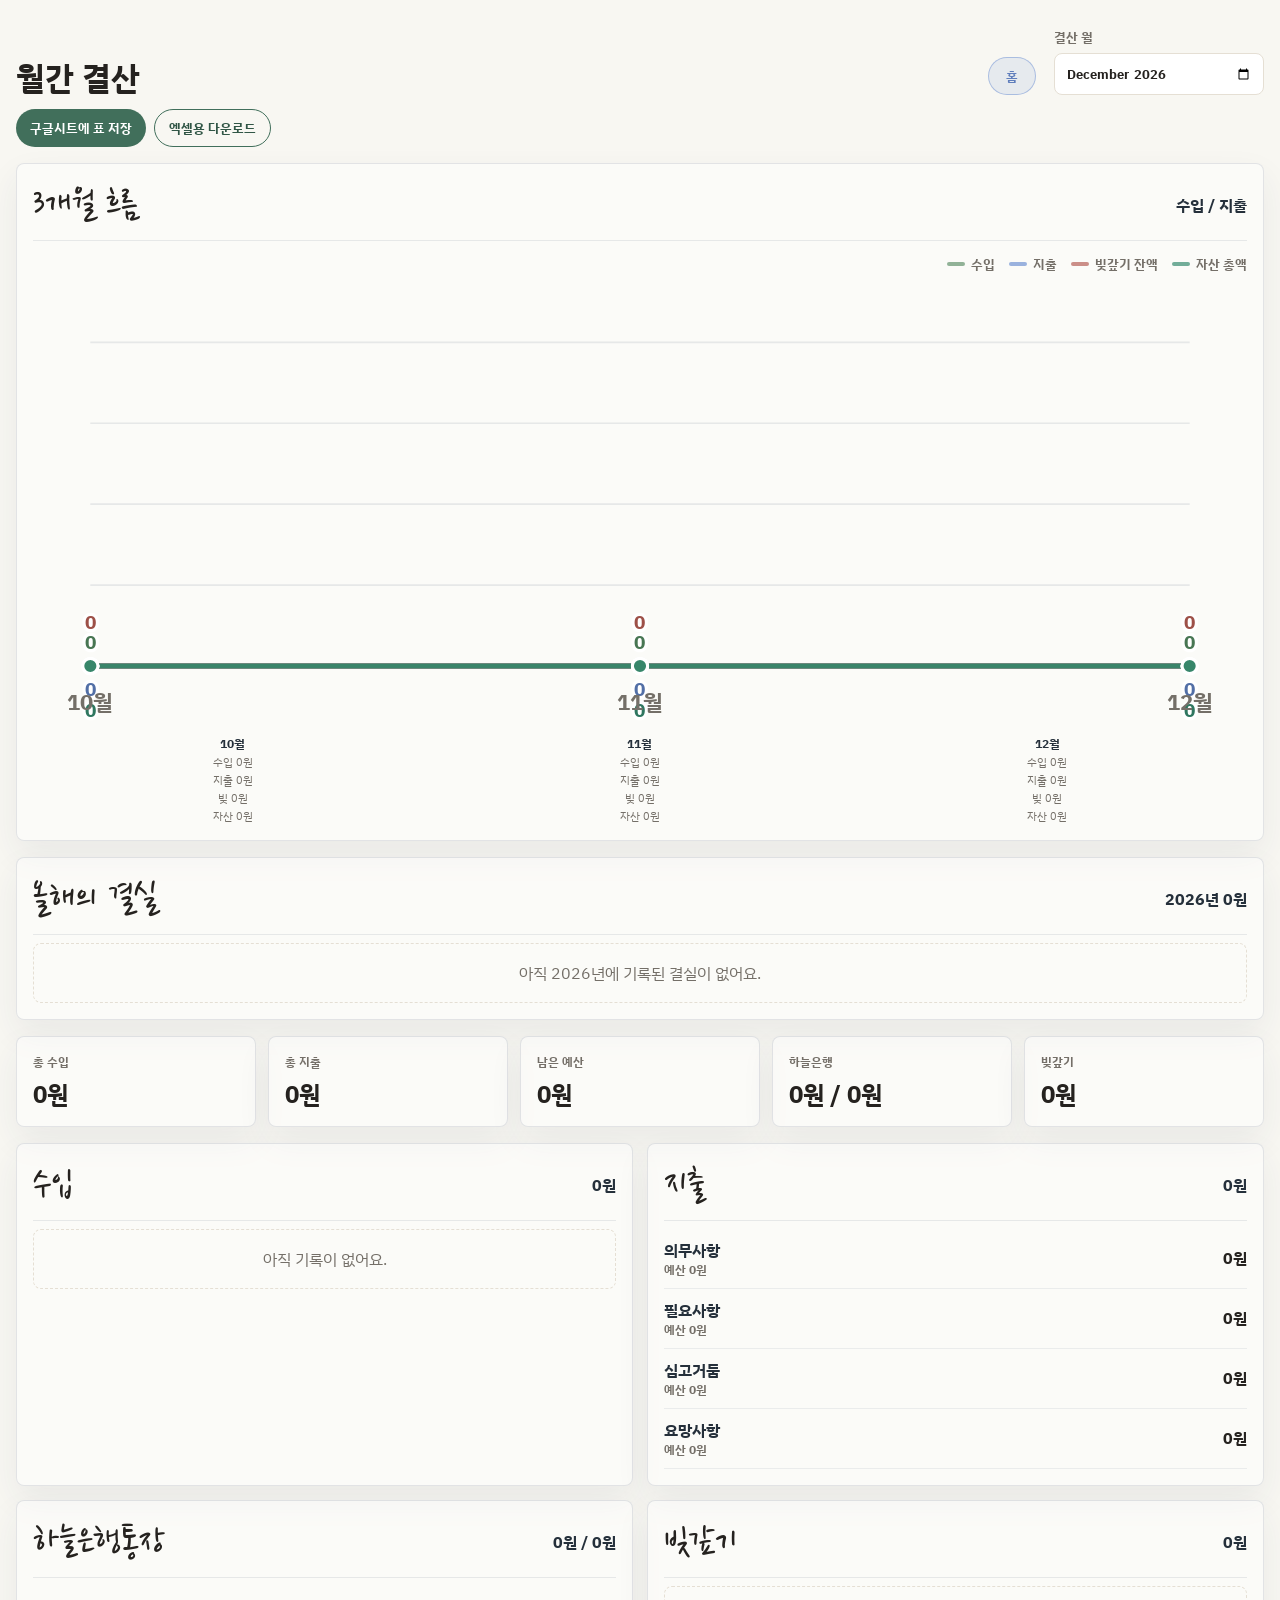
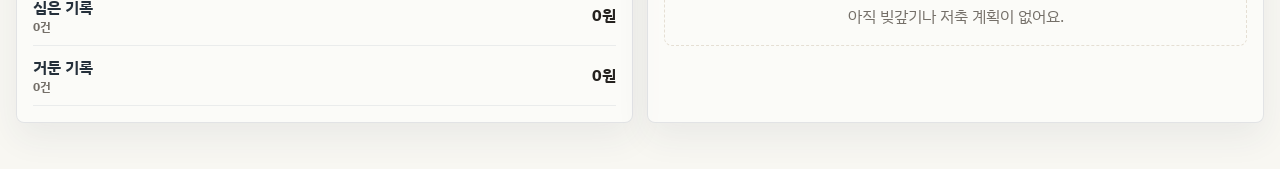
<file: mobile-closing.html>
﻿<!doctype html>
<html lang="ko">
  <head>
    <meta charset="UTF-8" />
    <meta name="viewport" content="width=device-width, initial-scale=1.0" />
    <title>믿음의 예산안 - 모바일 결산</title>
    <link rel="stylesheet" href="styles.css?v=13" />
  </head>
  <body>
    <main class="budget-app closing-page mobile-closing-page" data-chart-months="3">
      <header class="page-header">
        <div>
          <h1>월간 결산</h1>
        </div>
        <a class="home-link desktop-home-link" href="expense.html">홈</a>
        <label class="month-control" for="closingMonth">
          결산 월
          <input id="closingMonth" type="month" />
        </label>
      </header>

      <section class="closing-export-actions" aria-label="결산 백업">
        <button id="saveMonthlyReportButton" type="button">구글시트에 표 저장</button>
        <button id="downloadMonthlyReportButton" class="secondary-button" type="button">엑셀용 다운로드</button>
        <p id="closingSaveStatus" role="status"></p>
      </section>

      <section class="closing-panel closing-chart-panel" aria-labelledby="sixMonthChartTitle">
        <div class="closing-panel-head">
          <h2 id="sixMonthChartTitle">3개월 흐름</h2>
          <strong>수입 / 지출</strong>
        </div>
        <div id="sixMonthChart" class="six-month-chart"></div>
      </section>

      <section class="closing-panel closing-wish-panel" aria-labelledby="fulfilledWishTitle">
        <div class="closing-panel-head">
          <h2 id="fulfilledWishTitle">올해의 결실</h2>
          <strong id="fulfilledWishTotal">0원</strong>
        </div>
        <div id="fulfilledWishList" class="fulfilled-wish-list"></div>
      </section>

      <section class="closing-hero" aria-label="월간 결산 핵심 요약">
        <div>
          <span>총 수입</span>
          <strong id="closingIncomeText">0원</strong>
        </div>
        <div>
          <span>총 지출</span>
          <strong id="closingSpentText">0원</strong>
        </div>
        <div>
          <span>남은 예산</span>
          <strong id="closingRemainingText">0원</strong>
        </div>
        <div>
          <span>하늘은행</span>
          <strong id="closingHeavenText">0원</strong>
        </div>
        <div>
          <span>빚갚기</span>
          <strong id="closingDebtText">0원</strong>
        </div>
      </section>

      <section class="closing-grid" aria-label="상세 결산">
        <article class="closing-panel">
          <div class="closing-panel-head">
            <h2>수입</h2>
            <strong id="incomePanelTotal">0원</strong>
          </div>
          <div id="incomeBreakdown" class="closing-list"></div>
        </article>

        <article class="closing-panel">
          <div class="closing-panel-head">
            <h2>지출</h2>
            <strong id="expensePanelTotal">0원</strong>
          </div>
          <div id="expenseBreakdown" class="closing-list"></div>
        </article>

        <article class="closing-panel">
          <div class="closing-panel-head">
            <h2>하늘은행통장</h2>
            <strong id="heavenPanelTotal">0원</strong>
          </div>
          <div id="heavenBreakdown" class="closing-list"></div>
        </article>

        <article class="closing-panel">
          <div class="closing-panel-head">
            <h2>빚갚기</h2>
            <strong id="debtPanelTotal">0원</strong>
          </div>
          <div id="debtBreakdown" class="closing-list"></div>
        </article>
      </section>
    </main>

    <script src="shared.js?v=13"></script>
    <script src="closing.js?v=13"></script>
  </body>
</html>
</file>
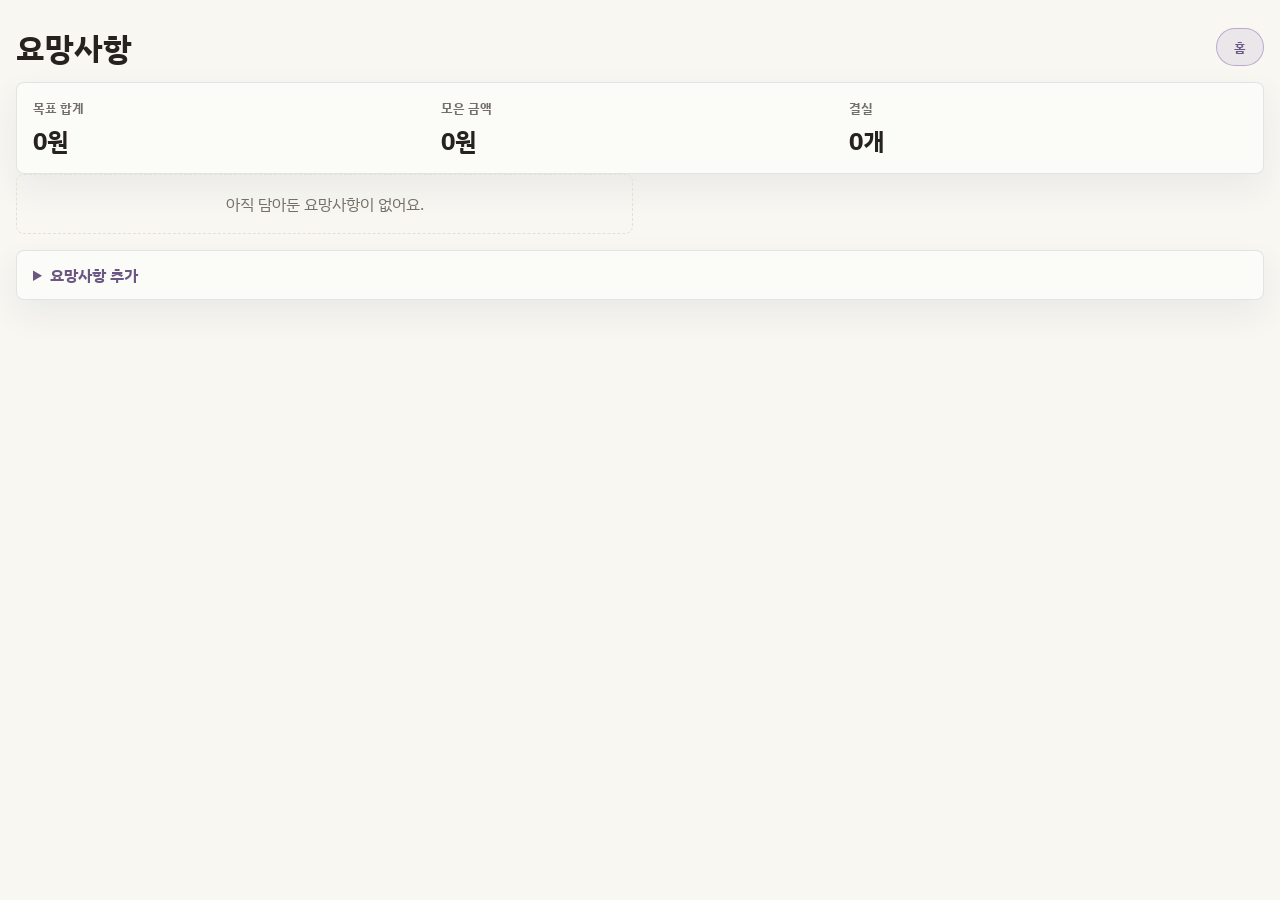
<file: wish.html>
﻿<!doctype html>
<html lang="ko">
  <head>
    <meta charset="UTF-8" />
    <meta name="viewport" content="width=device-width, initial-scale=1.0" />
    <title>믿음의 예산안 - 요망사항</title>
    <link rel="stylesheet" href="styles.css?v=13" />
  </head>
  <body>
    <main class="budget-app wish-page">
      <header class="page-header">
        <div>
          <h1>요망사항</h1>
        </div>
        <a class="home-link desktop-home-link wish-home-link" href="desktop.html">홈</a>
      </header>

      <section class="wish-summary-panel" aria-label="요망사항 요약">
        <div>
          <span>목표 합계</span>
          <strong id="wishTargetTotal">0원</strong>
        </div>
        <div>
          <span>모은 금액</span>
          <strong id="wishSavedTotal">0원</strong>
        </div>
        <div>
          <span>결실</span>
          <strong id="wishFulfilledCount">0개</strong>
        </div>
      </section>

      <section id="wishList" class="wish-list" aria-label="요망사항 목록"></section>

      <details class="wish-add-panel">
        <summary>요망사항 추가</summary>
        <form id="wishForm" class="wish-form" aria-label="요망사항 추가">
          <h2>담아두기</h2>
          <label>
            요망사항
            <input id="wishName" type="text" placeholder="예: 새 가방, 여행, 노트북" required />
          </label>
          <label>
            목표 금액
            <input id="wishTarget" type="number" min="0" inputmode="numeric" placeholder="예: 300000" required />
          </label>
          <label>
            담은 날짜
            <input id="wishStartDate" type="date" required />
          </label>
          <label>
            목표기일
            <input id="wishDueDate" type="date" />
          </label>
          <label>
            메모
            <input id="wishNote" type="text" placeholder="왜 원하는지, 어떤 마음인지" />
          </label>
          <button type="submit">요망사항 추가</button>
        </form>
      </details>
    </main>

    <script src="shared.js?v=13"></script>
    <script src="wish.js?v=13"></script>
  </body>
</html>
</file>
<file: styles.css>
@import url("https://fonts.googleapis.com/css2?family=Black+Han+Sans&family=Do+Hyeon&family=Gaegu:wght@400;700&family=Gowun+Batang:wght@400;700&family=Hahmlet:wght@400;600;800&family=IBM+Plex+Sans+KR:wght@400;500;700&family=Jua&family=Nanum+Pen+Script&family=Noto+Sans+KR:wght@500;700;900&family=Song+Myung&display=swap");

:root {
  color-scheme: light;
  --bg: #f8f7f2;
  --paper: #ffffff;
  --ink: #25221f;
  --muted: #746f68;
  --line: #e5dfd4;
  --accent: #416f5b;
  --accent-dark: #315646;
  --danger: #b44434;
  --shadow: 0 18px 44px rgba(55, 45, 34, 0.1);
  --obligation: #e9f0fb;
  --obligation-strong: #5d79af;
  --need: #e7f2e9;
  --need-strong: #5f8f68;
  --sow: #f1e8f7;
  --sow-strong: #8a6fb0;
  --wish: #fff1dc;
  --wish-strong: #c18a3b;
}

* {
  box-sizing: border-box;
}

body {
  margin: 0;
  min-height: 100vh;
  background: var(--bg);
  color: var(--ink);
  font-family: "IBM Plex Sans KR", "Noto Sans KR", "Pretendard", "Apple SD Gothic Neo", "Malgun Gothic", system-ui, sans-serif;
}

button,
input,
select {
  font: inherit;
}

button {
  border: 0;
  cursor: pointer;
}

.budget-app {
  width: min(100% - 32px, 1440px);
  margin: 0 auto;
  padding: 28px 0 46px;
}

.landing-app,
.expense-page {
  width: min(100% - 32px, 520px);
}

.page-header,
.section-head {
  display: flex;
  align-items: end;
  justify-content: space-between;
  gap: 18px;
}

.page-header .home-link {
  margin-left: auto;
}

.page-header {
  margin-bottom: 16px;
}

.eyebrow {
  margin: 0 0 5px;
  color: var(--accent);
  font-size: 13px;
  font-weight: 800;
}

h1,
h2,
p {
  margin-top: 0;
}

h1 {
  margin-bottom: 0;
  font-size: 32px;
  line-height: 1.1;
  letter-spacing: 0;
}

h2 {
  margin-bottom: 0;
  font-size: 20px;
}

label {
  color: var(--muted);
  font-size: 13px;
  font-weight: 800;
}

input,
select {
  width: 100%;
  min-height: 42px;
  border: 1px solid var(--line);
  border-radius: 8px;
  background: white;
  color: var(--ink);
  padding: 9px 11px;
  outline: none;
}

input:focus,
select:focus {
  border-color: var(--accent);
  box-shadow: 0 0 0 3px rgba(47, 111, 94, 0.14);
}

.month-control {
  display: grid;
  gap: 7px;
  min-width: 210px;
}

.quick-entry,
.expense-log,
.category-card,
.summary-card,
.sheet-panel {
  border: 1px solid var(--line);
  border-radius: 8px;
  background: var(--paper);
  box-shadow: var(--shadow);
}

.quick-entry,
.sheet-panel,
.expense-log {
  padding: 16px;
}

.quick-entry,
.summary-panel,
.toolbar,
.budget-board,
.sheet-panel {
  margin-bottom: 14px;
}

.launch-grid {
  display: grid;
  grid-template-columns: repeat(2, minmax(0, 1fr));
  gap: 14px;
}

.launch-card {
  display: grid;
  min-height: 180px;
  align-content: start;
  gap: 10px;
  border: 1px solid var(--line);
  border-top: 7px solid var(--accent);
  border-radius: 8px;
  background: var(--paper);
  color: inherit;
  padding: 18px;
  text-decoration: none;
  box-shadow: var(--shadow);
}

.launch-card.computer {
  border-top-color: var(--obligation-strong);
}

.launch-card.mobile {
  border-top-color: var(--need-strong);
}

.launch-card span {
  color: var(--accent);
  font-size: 13px;
  font-weight: 900;
}

.launch-card strong {
  font-size: 24px;
}

.launch-card p {
  margin-bottom: 0;
  color: var(--muted);
  line-height: 1.5;
}

.expense-form {
  display: grid;
  grid-template-columns: 145px 145px 1fr 150px 1.2fr 116px;
  gap: 10px;
  align-items: end;
  margin-top: 13px;
}

.entry-tabs {
  display: grid;
  grid-template-columns: repeat(3, minmax(0, 1fr));
  gap: 7px;
  margin-top: 14px;
}

.entry-tab {
  min-height: 42px;
  border: 1px solid var(--line);
  border-radius: 8px;
  background: white;
  color: var(--muted);
  font-weight: 900;
}

.entry-tab.active {
  border-color: var(--accent);
  background: var(--accent);
  color: white;
}

[hidden] {
  display: none !important;
}

.expense-form label,
.summary-panel label,
.sheet-form label {
  display: grid;
  gap: 7px;
}

.expense-form button,
.toolbar button,
.add-item-button,
.sheet-form button {
  min-height: 42px;
  border-radius: 8px;
  background: var(--accent);
  color: white;
  font-weight: 800;
  padding: 9px 13px;
}

.summary-panel {
  display: grid;
  grid-template-columns: repeat(5, minmax(0, 1fr));
  gap: 10px;
}

.compact-summary {
  grid-template-columns: repeat(3, minmax(0, 1fr));
}

.summary-card {
  min-width: 0;
  padding: 12px 14px;
}

.summary-card span {
  display: block;
  margin-bottom: 6px;
  color: var(--muted);
  font-size: 12px;
  font-weight: 800;
}

.summary-card strong {
  display: block;
  overflow-wrap: anywhere;
  font-size: 21px;
}

.negative {
  color: var(--danger);
}

.toolbar {
  display: flex;
  flex-wrap: wrap;
  align-items: center;
  gap: 9px;
}

.budget-flow-inputs {
  display: flex;
  flex-wrap: wrap;
  gap: 9px;
  width: auto;
}

.budget-flow-inputs label {
  display: grid;
  min-width: 190px;
  gap: 7px;
}

.budget-flow-inputs input {
  min-height: 38px;
}

.budget-flow-inputs input[readonly] {
  color: var(--muted);
  background: rgba(245, 241, 232, 0.66);
}

.secondary-button {
  background: transparent !important;
  color: var(--accent-dark) !important;
  border: 1px solid var(--accent) !important;
}

.danger-button {
  color: var(--danger) !important;
  border-color: rgba(180, 68, 52, 0.45) !important;
}

#saveStatus {
  margin: 0 0 0 auto;
  color: var(--muted);
  font-size: 13px;
  font-weight: 700;
}

.budget-board {
  display: grid;
  grid-template-columns: repeat(4, minmax(0, 1fr));
  gap: 12px;
}

.budget-board.is-editing-budget {
  grid-template-columns: repeat(2, minmax(0, 1fr));
}

.category-card {
  overflow: hidden;
  border-top: 7px solid var(--accent);
}

.category-card.obligation {
  border-top-color: var(--obligation-strong);
}

.category-card.need {
  border-top-color: var(--need-strong);
}

.category-card.sow {
  border-top-color: var(--sow-strong);
}

.category-card.wish {
  border-top-color: var(--wish-strong);
}

.category-head {
  display: grid;
  gap: 10px;
  padding: 15px 14px 11px;
}

.category-total {
  width: fit-content;
  border-radius: 999px;
  padding: 7px 10px;
  font-size: 13px;
}

.obligation .category-total,
.obligation .table-header {
  background: var(--obligation);
  color: #1d4d76;
}

.need .category-total,
.need .table-header {
  background: var(--need);
  color: #255d38;
}

.sow .category-total,
.sow .table-header {
  background: var(--sow);
  color: #5b4082;
}

.wish .category-total,
.wish .table-header {
  background: var(--wish);
  color: #80520e;
}

.budget-table {
  padding: 0 14px;
}

.table-row {
  display: grid;
  grid-template-columns: minmax(0, 1fr) 92px 62px 34px;
  gap: 6px;
  align-items: center;
}

.budget-edit-header,
.item-row {
  grid-template-columns: minmax(150px, 1fr) 96px 42px 38px 34px;
}

.table-header {
  border-radius: 8px;
  padding: 8px 9px;
  font-size: 12px;
  font-weight: 900;
}

.item-list {
  display: grid;
  gap: 6px;
  margin-top: 8px;
}

.item-view-row {
  grid-template-columns: minmax(0, 1fr) 92px 62px;
  min-height: 34px;
  border-bottom: 1px solid rgba(223, 228, 220, 0.72);
  cursor: pointer;
  font-size: 13px;
  padding: 2px 0;
}

.item-view-row:hover,
.item-view-row.is-expanded {
  background: rgba(255, 255, 255, 0.48);
}

.item-view-row strong,
.item-view-row span {
  overflow-wrap: anywhere;
}

.item-view-row strong {
  font-weight: 800;
}

.item-expense-details {
  display: grid;
  gap: 6px;
  margin: -2px 0 6px;
  border-left: 3px solid rgba(108, 143, 209, 0.36);
  border-radius: 7px;
  background: rgba(255, 255, 255, 0.52);
  padding: 9px 10px;
}

.item-expense-head,
.item-expense-row {
  display: grid;
  grid-template-columns: 86px 96px minmax(0, 1fr);
  gap: 8px;
  align-items: center;
}

.item-expense-head {
  color: #46608f;
  font-size: 12px;
  font-weight: 900;
}

.item-expense-head span {
  grid-column: 2 / -1;
  color: var(--muted);
  text-align: right;
}

.item-expense-row {
  color: #424950;
  font-size: 12px;
}

.item-expense-row strong {
  text-align: right;
  white-space: nowrap;
}

.item-expense-row small {
  min-width: 0;
  overflow: hidden;
  color: var(--muted);
  text-overflow: ellipsis;
  white-space: nowrap;
}

.item-expense-empty {
  margin: 0;
  color: var(--muted);
  font-size: 12px;
  font-weight: 800;
}

.auto-item-name-wrap {
  display: grid;
  gap: 3px;
}

.auto-item-label {
  display: inline-flex;
  justify-self: start;
  align-items: center;
  width: fit-content;
  border-radius: 999px;
  background: rgba(95, 143, 104, 0.12);
  color: rgba(61, 109, 72, 0.78);
  font-size: 10px;
  font-weight: 900;
  line-height: 1;
  padding: 4px 7px;
}

.saving-item-label {
  display: inline-flex;
  align-items: center;
  width: fit-content;
  border-radius: 999px;
  background: rgba(95, 143, 104, 0.14);
  color: #3d6d48;
  font-size: 10px;
  font-weight: 900;
  line-height: 1;
  margin-left: 5px;
  padding: 4px 7px;
  vertical-align: middle;
}

.saving-check {
  display: grid;
  place-items: center;
}

.saving-check input {
  width: auto;
  min-height: auto;
}

.move-item-controls {
  display: grid;
  place-items: center;
}

.move-item-button {
  display: grid;
  place-items: center;
  min-height: 22px;
  border-radius: 7px;
  font-size: 10px;
  font-weight: 900;
  padding: 0;
}

.move-item-button[data-direction="-1"] {
  background: rgba(111, 146, 180, 0.16);
  color: #476a8a;
}

.move-item-button[data-direction="1"] {
  background: rgba(174, 128, 76, 0.16);
  color: #8a6235;
}

.move-item-button[data-direction="-1"]:hover,
.move-item-button[data-direction="-1"]:focus-visible {
  background: rgba(111, 146, 180, 0.25);
}

.move-item-button[data-direction="1"]:hover,
.move-item-button[data-direction="1"]:focus-visible {
  background: rgba(174, 128, 76, 0.25);
}

.move-item-button:disabled {
  opacity: 0.28;
  cursor: default;
}

.item-row.is-dragging {
  opacity: 0.48;
}

.item-row.is-drag-over {
  outline: 2px dashed rgba(108, 143, 209, 0.58);
  outline-offset: -3px;
  background: rgba(108, 143, 209, 0.08);
}

.drag-item-handle,
.drag-plan-handle {
  display: inline-grid;
  place-items: center;
  min-height: 22px;
  border-radius: 7px;
  background: rgba(45, 63, 88, 0.08);
  color: rgba(45, 63, 88, 0.62);
  cursor: grab;
  font-size: 12px;
  font-weight: 900;
  user-select: none;
}

.drag-item-handle:active,
.drag-plan-handle:active {
  cursor: grabbing;
}

.saving-summary-card {
  border-color: rgba(95, 143, 104, 0.22);
  background: rgba(95, 143, 104, 0.08);
}

.item-view-row .auto-item-label {
  margin-left: 5px;
  vertical-align: middle;
}

.edit-tithe-rate-button {
  display: inline-flex;
  align-items: center;
  width: fit-content;
  min-height: auto;
  border-radius: 999px;
  background: rgba(154, 100, 43, 0.09);
  color: rgba(123, 77, 33, 0.78);
  font-size: 10px;
  font-weight: 900;
  line-height: 1;
  margin-left: 5px;
  padding: 4px 7px;
}

.edit-tithe-rate-button:hover,
.edit-tithe-rate-button:focus-visible {
  background: rgba(154, 100, 43, 0.16);
  color: #7b4d21;
}

.item-row input[readonly] {
  color: var(--muted);
  background: rgba(245, 241, 232, 0.62);
}

.item-view-row span,
.spent-pill {
  color: var(--muted);
  font-size: 12px;
  font-weight: 800;
  text-align: right;
}

.category-total.over-budget,
.item-view-row span.over-budget {
  color: #a72f24;
  font-weight: 950;
}

.item-view-row span.over-budget {
  background: transparent;
  box-shadow: none;
}

.item-row input {
  min-width: 0;
  min-height: 36px;
  padding: 7px 8px;
  font-size: 13px;
}

.item-row .item-name {
  font-size: 14px;
  font-weight: 800;
}

.item-row .item-budget {
  font-size: 14px;
  font-weight: 800;
}

.remove-item-button,
.remove-expense-button {
  display: grid;
  place-items: center;
  width: 34px;
  height: 34px;
  border-radius: 8px;
  background: #f5ebe5;
  color: var(--danger);
  font-size: 18px;
  font-weight: 900;
}

.add-item-button {
  width: calc(100% - 28px);
  margin: 12px 14px 14px;
  background: #2f332d;
}

.sheet-form {
  display: grid;
  grid-template-columns: 1fr 130px;
  gap: 10px;
  align-items: end;
  margin-top: 12px;
}

.sheet-note {
  margin: 9px 0 0;
  color: var(--muted);
  font-size: 13px;
}

.hidden-control {
  display: none;
}

.mobile-status-panel {
  margin-top: 12px;
}

.mobile-status {
  margin: 0;
  color: var(--muted);
  font-size: 13px;
  font-weight: 800;
  text-align: center;
}

.home-link {
  display: inline-grid;
  place-items: center;
  min-width: 48px;
  min-height: 38px;
  border: 1px solid var(--line);
  border-radius: 999px;
  background: white;
  color: var(--accent-dark);
  font-size: 13px;
  font-weight: 900;
  text-decoration: none;
}

.mobile-menu-grid {
  display: grid;
  min-height: calc(100vh - 56px);
  align-content: center;
  gap: 10px;
}

.placeholder-panel {
  border: 1px solid var(--line);
  border-radius: 8px;
  background: var(--paper);
  box-shadow: var(--shadow);
}

.mobile-menu-card {
  display: grid;
  min-height: 96px;
  align-items: center;
  color: var(--ink);
  padding: 0 8px;
  text-decoration: none;
  border-bottom: 1px solid rgba(37, 34, 31, 0.13);
  border-radius: 0;
  background: transparent;
  box-shadow: none;
  position: relative;
  overflow: hidden;
}

.mobile-menu-card::before {
  content: none;
}

.mobile-menu-card strong {
  font-family: "Noto Sans KR", sans-serif;
  font-size: 38px;
  font-weight: 900;
  letter-spacing: 0;
}

.mobile-menu-card::after {
  content: "→";
  position: absolute;
  right: 10px;
  color: rgba(37, 34, 31, 0.36);
  font-size: 24px;
}

.expense-card {
  color: #25221f;
}

.income-card {
  color: #416f5b;
}

.heaven-card {
  color: #684e86;
}

.mobile-home-b {
  display: grid;
  min-height: calc(100vh - 56px);
  align-content: center;
  gap: 16px;
}

.mobile-orbit-card {
  display: grid;
  grid-template-columns: 1fr auto;
  align-items: end;
  min-height: 132px;
  border: 1px solid rgba(37, 34, 31, 0.12);
  border-radius: 8px;
  background:
    radial-gradient(circle at 88% 22%, rgba(255, 255, 255, 0.86), transparent 30%),
    linear-gradient(135deg, rgba(255, 255, 255, 0.75), rgba(255, 255, 255, 0.2));
  box-shadow: 0 16px 38px rgba(48, 41, 31, 0.08);
  color: inherit;
  padding: 20px;
  text-decoration: none;
}

.mobile-orbit-card strong {
  font-size: 32px;
  font-weight: 900;
}

.mobile-orbit-card span {
  color: rgba(37, 34, 31, 0.42);
  font-size: 12px;
  font-weight: 900;
  text-transform: uppercase;
}

.mobile-orbit-card.expense-card {
  background-color: #f3efe7;
}

.mobile-orbit-card.income-card {
  background-color: #e8f0ea;
}

.mobile-orbit-card.heaven-card {
  background-color: #eee8f2;
}

.mobile-home-c {
  display: grid;
  min-height: calc(100vh - 56px);
  align-content: center;
  gap: 26px;
  padding: 22px 0;
  position: relative;
}

.mobile-home-c::before {
  content: "";
  position: fixed;
  inset: 0;
  z-index: -1;
  background:
    linear-gradient(160deg, rgba(255, 255, 255, 0.68), rgba(255, 255, 255, 0)),
    radial-gradient(circle at 18% 18%, rgba(98, 125, 104, 0.16), transparent 28%),
    radial-gradient(circle at 88% 78%, rgba(112, 78, 92, 0.13), transparent 30%),
    #f6f4ed;
}

.mobile-editorial-link {
  display: grid;
  min-height: 132px;
  align-items: end;
  border: 1px solid rgba(37, 34, 31, 0.1);
  border-radius: 28px 28px 8px 28px;
  background: rgba(255, 255, 255, 0.56);
  color: var(--ink);
  padding: 22px 24px;
  text-decoration: none;
  box-shadow: 0 22px 60px rgba(50, 41, 35, 0.11);
}

.mobile-editorial-link:nth-child(2) {
  width: 86%;
  justify-self: end;
  border-radius: 28px 8px 28px 28px;
}

.mobile-editorial-link:nth-child(3) {
  min-height: 150px;
}

.mobile-editorial-link strong {
  font-family: "Hahmlet", "Gowun Batang", serif;
  font-size: clamp(42px, 12vw, 62px);
  font-weight: 800;
  line-height: 1;
  letter-spacing: 0;
}

.mobile-editorial-link::after {
  content: "열기";
  justify-self: end;
  margin-top: 18px;
  border-top: 1px solid currentColor;
  padding-top: 8px;
  color: rgba(37, 34, 31, 0.52);
  font-size: 12px;
  font-weight: 700;
}

.mobile-editorial-link.expense-card {
  color: #2a2925;
}

.mobile-editorial-link.income-card {
  color: #315845;
}

.mobile-editorial-link.heaven-card {
  color: #6b4057;
}

.mobile-home-d {
  display: grid;
  min-height: calc(100vh - 56px);
  align-content: center;
  gap: 12px;
  position: relative;
}

.mobile-home-d::before {
  content: "";
  position: fixed;
  inset: 0;
  z-index: -1;
  background:
    linear-gradient(90deg, rgba(37, 34, 31, 0.045) 1px, transparent 1px),
    linear-gradient(rgba(37, 34, 31, 0.045) 1px, transparent 1px),
    #f7f1e6;
  background-size: 26px 26px;
}

.mobile-poster-link {
  display: grid;
  grid-template-columns: 42px 1fr;
  align-items: baseline;
  min-height: 112px;
  border: 2px solid #26231f;
  border-radius: 6px;
  background: #fffaf0;
  color: #26231f;
  padding: 18px 18px 14px;
  text-decoration: none;
  box-shadow: 8px 8px 0 rgba(38, 35, 31, 0.16);
}

.mobile-poster-link span {
  font-family: "Song Myung", serif;
  font-size: 15px;
}

.mobile-poster-link strong {
  font-family: "Black Han Sans", "Do Hyeon", sans-serif;
  font-size: clamp(44px, 13vw, 66px);
  font-weight: 400;
  line-height: 0.94;
  letter-spacing: 0;
}

.mobile-poster-link.income-card {
  transform: translateX(10px);
  background: #e8f0d8;
}

.mobile-poster-link.heaven-card {
  transform: translateX(-6px);
  background: #f3dde3;
}

.mobile-home-e {
  display: grid;
  min-height: calc(100vh - 56px);
  align-content: center;
  gap: 24px;
  padding: 28px 2px;
}

.mobile-home-e::before {
  content: "";
  position: fixed;
  inset: 0;
  z-index: -1;
  background:
    linear-gradient(180deg, rgba(255, 255, 255, 0.42), rgba(255, 255, 255, 0)),
    #fbf7ef;
}

.mobile-note-link {
  display: grid;
  gap: 12px;
  min-height: 118px;
  align-content: center;
  border: 1px solid rgba(77, 66, 55, 0.16);
  border-radius: 999px;
  background: rgba(255, 255, 255, 0.58);
  color: #2c2925;
  padding: 24px 30px;
  text-align: center;
  text-decoration: none;
  box-shadow: 0 18px 48px rgba(77, 66, 55, 0.08);
}

.mobile-note-link:nth-child(2) {
  width: 82%;
  justify-self: center;
}

.mobile-note-link strong {
  font-family: "Gowun Batang", "Hahmlet", serif;
  font-size: clamp(34px, 10vw, 52px);
  font-weight: 700;
  line-height: 1;
}

.mobile-note-link span {
  color: rgba(44, 41, 37, 0.52);
  font-family: "IBM Plex Sans KR", sans-serif;
  font-size: 13px;
  font-weight: 500;
}

.mobile-note-link.expense-card {
  background-color: rgba(255, 252, 246, 0.72);
}

.mobile-note-link.income-card {
  background-color: rgba(238, 246, 235, 0.72);
}

.mobile-note-link.heaven-card {
  background-color: rgba(247, 239, 246, 0.76);
}

.mobile-home-f {
  display: grid;
  min-height: calc(100vh - 56px);
  align-content: center;
  gap: 12px;
}

.mobile-home-f::before {
  content: "";
  position: fixed;
  inset: 0;
  z-index: -1;
  background: #f4f1ea;
}

.mobile-luxe-link {
  display: grid;
  grid-template-columns: 1fr auto;
  align-items: center;
  min-height: 104px;
  border: 1px solid rgba(37, 34, 31, 0.12);
  border-radius: 18px;
  background: rgba(255, 255, 255, 0.72);
  color: #24211e;
  padding: 22px;
  text-decoration: none;
  box-shadow: 0 12px 34px rgba(42, 36, 30, 0.07);
}

.mobile-luxe-link strong {
  font-family: "Hahmlet", "IBM Plex Sans KR", serif;
  font-size: clamp(34px, 10vw, 48px);
  font-weight: 800;
  line-height: 1;
}

.mobile-luxe-link span {
  display: grid;
  place-items: center;
  width: 44px;
  height: 44px;
  border-radius: 50%;
  background: #24211e;
  color: #f8f4eb;
  font-size: 12px;
  font-weight: 800;
}

.mobile-luxe-link.income-card {
  background: rgba(232, 239, 229, 0.72);
}

.mobile-luxe-link.heaven-card {
  background: rgba(239, 232, 241, 0.76);
}

.mobile-home-28 {
  display: grid;
  min-height: calc(100vh - 56px);
  align-content: center;
  gap: 14px;
  position: relative;
}

.mobile-home-28::before {
  content: "";
  position: fixed;
  inset: 0;
  z-index: -1;
  background:
    radial-gradient(circle at 22% 16%, rgba(202, 174, 104, 0.16), transparent 28%),
    radial-gradient(circle at 88% 86%, rgba(129, 89, 66, 0.12), transparent 32%),
    #14231d;
}

.mobile-faith-link {
  display: grid;
  grid-template-columns: 1fr auto;
  align-items: center;
  min-height: 116px;
  border: 1px solid rgba(224, 203, 148, 0.28);
  border-radius: 8px;
  background: rgba(255, 252, 239, 0.055);
  color: #f6eed8;
  padding: 23px 21px;
  text-decoration: none;
  box-shadow: 0 18px 44px rgba(0, 0, 0, 0.18);
}

.mobile-faith-link strong {
  font-family: "Hahmlet", "Gowun Batang", serif;
  font-size: clamp(38px, 11vw, 56px);
  font-weight: 800;
  line-height: 1;
}

.mobile-faith-link > span {
  color: #cdb36d;
  font-family: "Song Myung", serif;
  font-size: 16px;
}

.mobile-faith-link.income-card {
  background: rgba(205, 179, 109, 0.08);
}

.mobile-faith-link.heaven-card {
  background: rgba(246, 238, 216, 0.095);
  color: #fff8df;
}

.heaven-mark {
  display: inline-block;
  position: relative;
  padding-bottom: 12px;
}

.heaven-mark::after {
  content: "";
  position: absolute;
  left: 0;
  right: 0;
  bottom: 0;
  height: 2px;
  background: #d4b66d;
}

.heaven-mark::before {
  content: "*";
  position: absolute;
  right: -16px;
  bottom: 5px;
  color: #d4b66d;
  font-family: "Song Myung", serif;
  font-size: 22px;
  line-height: 1;
}

.mobile-home-20 {
  display: grid;
  min-height: calc(100vh - 56px);
  align-content: center;
  gap: 26px;
  padding: 22px 0;
  position: relative;
}

.mobile-home-20::before {
  content: "";
  position: fixed;
  inset: 0;
  z-index: -1;
  background:
    linear-gradient(90deg, rgba(45, 63, 88, 0.035) 1px, transparent 1px),
    linear-gradient(rgba(45, 63, 88, 0.055) 1px, transparent 1px),
    #fffefa;
  background-size: 22px 22px, 22px 22px, auto;
}

.mobile-stationery-link {
  display: grid;
  grid-template-columns: 34px 1fr;
  align-items: center;
  min-height: 92px;
  border: 0;
  border-bottom: 1px solid rgba(45, 63, 88, 0.06);
  border-radius: 0;
  background: transparent;
  color: #272f3b;
  padding: 0 26px;
  text-decoration: none;
  box-shadow: none;
}

.mobile-stationery-link strong {
  font-family: "Gowun Batang", "Hahmlet", serif;
  font-size: clamp(34px, 10vw, 46px);
  font-weight: 700;
  line-height: 1;
  letter-spacing: 0;
}

.mobile-stationery-link span {
  font-family: "Gowun Batang", "Hahmlet", serif;
}

.pencil-check {
  color: #6f91d6;
  font-size: 23px;
  font-weight: 700;
  opacity: 0.82;
  transform: rotate(-8deg);
  text-shadow: 0.4px 0.4px 0 rgba(111, 145, 214, 0.28);
}

.pencil-star {
  color: #d49a57;
  font-size: 28px;
  font-weight: 700;
  line-height: 1;
  opacity: 0.86;
  transform: rotate(13deg);
  text-shadow: 0.4px 0.4px 0 rgba(212, 154, 87, 0.28);
}

.mobile-stationery-link.income-card {
  transform: none;
  background: transparent;
}

.mobile-stationery-link.heaven-card {
  transform: none;
  background: transparent;
}

.mobile-stationery-link.heaven-card strong {
  position: relative;
  width: fit-content;
  margin-top: 2px;
  font-size: clamp(28px, 8vw, 38px);
}

.mobile-stationery-link.heaven-card strong::after {
  content: "";
  position: absolute;
  left: -2px;
  right: -4px;
  bottom: -9px;
  height: 7px;
  border-bottom: 2px solid rgba(111, 145, 214, 0.72);
  border-radius: 48%;
  transform: rotate(-1.4deg);
}

.mobile-hand-link {
  display: grid;
  align-items: center;
  justify-items: center;
  min-height: 118px;
  border: 0;
  border-bottom: 1px solid rgba(45, 63, 88, 0.06);
  background: transparent;
  padding: 8px 10px;
  text-decoration: none;
}

.hand-art {
  display: inline-grid;
  align-items: center;
  justify-items: center;
  width: fit-content;
  transform: rotate(-1deg);
}

.mobile-hand-link.income-card .hand-art {
  transform: rotate(0.7deg);
}

.hand-word {
  position: relative;
  color: #25303b;
  font-family: "Nanum Pen Script", "Gaegu", cursive;
  font-size: clamp(42px, 11vw, 58px);
  font-weight: 400;
  line-height: 0.92;
  letter-spacing: 0;
  padding: 7px 18px 10px;
  white-space: nowrap;
}

.hand-word::after {
  content: "";
  position: absolute;
  inset: -6px -11px -2px -10px;
  border: 3px solid rgba(108, 143, 209, 0.68);
  border-radius: 58% 44% 54% 47%;
  transform: rotate(-3deg);
}

.hand-word::before {
  content: "";
  position: absolute;
  inset: -2px -15px -6px -7px;
  border: 2px solid rgba(108, 143, 209, 0.42);
  border-radius: 47% 58% 45% 56%;
  transform: rotate(4deg);
}

.mobile-hand-link.income-card .hand-word::after {
  border-color: rgba(95, 143, 104, 0.68);
}

.mobile-hand-link.income-card .hand-word::before {
  border-color: rgba(95, 143, 104, 0.42);
}

.mobile-hand-link.heaven-card .hand-word::after {
  border-color: rgba(212, 154, 87, 0.72);
}

.mobile-hand-link.heaven-card .hand-word::before {
  border-color: rgba(212, 154, 87, 0.44);
}

.mobile-hand-link.heaven-card .hand-word {
  font-size: clamp(30px, 7.6vw, 42px);
  padding-inline: 12px;
}

.mobile-hand-link.closing-card .hand-word::after {
  border-color: rgba(95, 143, 104, 0.68);
}

.mobile-hand-link.closing-card .hand-word::before {
  border-color: rgba(95, 143, 104, 0.42);
}

.sr-only {
  position: absolute;
  width: 1px;
  height: 1px;
  overflow: hidden;
  clip: rect(0, 0, 0, 0);
  white-space: nowrap;
}

.expense-entry-page {
  min-height: 100vh;
  padding-top: 18px;
  position: relative;
}

.expense-entry-page::before {
  content: "";
  position: fixed;
  inset: 0;
  z-index: -1;
  background:
    linear-gradient(90deg, rgba(45, 63, 88, 0.035) 1px, transparent 1px),
    linear-gradient(rgba(45, 63, 88, 0.055) 1px, transparent 1px),
    #fffefa;
  background-size: 22px 22px;
}

.entry-page-header {
  display: grid;
  grid-template-columns: auto 1fr;
  gap: 14px;
  align-items: start;
  margin-bottom: 18px;
}

.entry-page-header .month-control {
  grid-column: 1 / -1;
  min-width: 0;
}

.note-home-link {
  min-width: 44px;
  min-height: 34px;
  border-color: rgba(108, 143, 209, 0.5);
  background: rgba(108, 143, 209, 0.12);
  color: #5f7ebc;
  font-family: "Nanum Pen Script", "Gaegu", cursive;
  font-size: 24px;
  font-weight: 400;
}

.note-title {
  width: fit-content;
  margin: 3px auto 0;
  color: #25303b;
  font-family: "Nanum Pen Script", "Gaegu", cursive;
  font-size: clamp(58px, 18vw, 82px);
  font-weight: 400;
  line-height: 0.9;
  position: relative;
}

.note-title::after,
.note-title::before {
  content: "";
  position: absolute;
  inset: -8px -23px -5px -22px;
  border: 3px solid rgba(108, 143, 209, 0.62);
  border-radius: 58% 44% 54% 47%;
  transform: rotate(-4deg);
}

.note-title::before {
  inset: -4px -27px -9px -18px;
  border-width: 2px;
  opacity: 0.55;
  transform: rotate(4deg);
}

.expense-entry-page .month-control,
.expense-entry-page .quick-entry,
.expense-entry-page .summary-card,
.expense-entry-page .expense-log {
  border: 0;
  border-radius: 0;
  background: transparent;
  box-shadow: none;
}

.expense-entry-page .month-control {
  color: #6a7481;
  font-family: "IBM Plex Sans KR", sans-serif;
  font-weight: 500;
}

.expense-entry-page input,
.expense-entry-page select {
  border: 0;
  border-bottom: 1.5px solid rgba(108, 143, 209, 0.38);
  border-radius: 0;
  background: rgba(255, 255, 255, 0.18);
  min-height: 46px;
  padding: 8px 4px;
}

.expense-entry-page input:focus,
.expense-entry-page select:focus {
  border-color: rgba(108, 143, 209, 0.78);
  box-shadow: none;
}

.note-entry {
  padding: 2px 0 4px;
}

.expense-entry-page .expense-form {
  display: grid;
  grid-template-columns: 1fr;
  gap: 15px;
  margin-top: 0;
}

.expense-entry-page .expense-form label {
  color: #596573;
  font-size: 13px;
  font-weight: 500;
}

.item-budget-hint {
  display: block;
  min-height: 24px;
  margin-top: 6px;
  border-left: 3px solid rgba(108, 143, 209, 0.42);
  border-radius: 6px;
  background: rgba(255, 255, 255, 0.34);
  color: #6a7481;
  font-size: 12px;
  font-weight: 800;
  line-height: 1.4;
  padding: 7px 9px;
}

.item-budget-hint strong {
  display: block;
  color: #46608f;
  font-size: 15px;
  font-weight: 950;
}

.item-budget-hint span {
  display: block;
  margin-top: 2px;
}

.item-budget-hint.negative {
  color: var(--danger);
  border-left-color: rgba(180, 68, 52, 0.62);
  background: rgba(180, 68, 52, 0.07);
}

.item-budget-hint.negative strong {
  color: var(--danger);
}

.expense-entry-page .expense-form button {
  min-height: 58px;
  margin-top: 8px;
  border: 2px solid rgba(108, 143, 209, 0.58);
  border-radius: 999px;
  background: rgba(255, 255, 255, 0.28);
  color: #25303b;
  font-family: "Nanum Pen Script", "Gaegu", cursive;
  font-size: 34px;
  font-weight: 400;
  box-shadow: none;
}

.expense-entry-page .compact-summary {
  grid-template-columns: repeat(3, minmax(0, 1fr));
  gap: 6px;
  margin-top: 16px;
}

.expense-entry-page .summary-card {
  padding: 10px 4px;
  text-align: center;
}

.expense-entry-page .summary-card span {
  color: #6a7481;
  font-size: 11px;
  font-weight: 500;
}

.expense-entry-page .summary-card strong {
  color: #25303b;
  font-size: 15px;
  font-weight: 700;
}

.note-log {
  margin-top: 18px;
  padding: 0;
}

.expense-entry-page .section-head {
  align-items: center;
  flex-direction: row;
  border-bottom: 1px solid rgba(45, 63, 88, 0.08);
  padding-bottom: 8px;
}

.expense-entry-page .section-head .eyebrow {
  display: none;
}

.expense-entry-page .section-head h2 {
  color: #25303b;
  font-family: "Nanum Pen Script", "Gaegu", cursive;
  font-size: 34px;
  font-weight: 400;
}

.expense-entry-page #expenseCountText {
  color: #6a7481;
  font-size: 12px;
  font-weight: 500;
}

.expense-entry-page .expense-row {
  grid-template-columns: 46px minmax(0, 1fr) 76px 30px;
  gap: 6px;
  border: 0;
  border-bottom: 1px solid rgba(45, 63, 88, 0.07);
  border-radius: 0;
  padding: 12px 0;
}

.expense-entry-page .expense-row.is-editing-entry {
  grid-template-columns: 42px minmax(0, 1fr) 68px 54px;
}

.expense-entry-page .expense-row strong {
  min-width: 0;
  overflow: hidden;
  font-size: 13px;
  line-height: 1.25;
  text-overflow: ellipsis;
  white-space: nowrap;
}

.expense-entry-page .expense-row > span {
  font-size: 12px;
  white-space: nowrap;
}

.expense-entry-page .expense-row > span:nth-child(3) {
  font-size: 11px;
  font-weight: 900;
  text-align: right;
}

.expense-entry-page .expense-row small {
  display: inline;
  margin-top: 0;
  margin-left: 4px;
  font-size: 11px;
  white-space: nowrap;
}

.expense-entry-page .entry-sign {
  width: 15px;
  height: 15px;
  margin-right: 4px;
  font-size: 11px;
}

.expense-entry-page .remove-expense-button {
  width: auto;
  height: 28px;
  min-height: 28px;
  font-size: 11px;
  padding: 0 8px;
}

.expense-entry-page .edit-entry-button,
.expense-entry-page .cancel-entry-edit-button {
  display: inline-flex;
  align-items: center;
  justify-content: center;
  min-height: 28px;
  border: 1px solid rgba(45, 63, 88, 0.12);
  border-radius: 999px;
  background: rgba(45, 63, 88, 0.04);
  color: rgba(45, 63, 88, 0.62);
  font-size: 11px;
  font-weight: 900;
  padding: 0 8px;
}

.expense-entry-page .edit-entry-button:hover,
.expense-entry-page .edit-entry-button:focus-visible,
.expense-entry-page .cancel-entry-edit-button:hover,
.expense-entry-page .cancel-entry-edit-button:focus-visible {
  border-color: rgba(45, 63, 88, 0.24);
  background: rgba(45, 63, 88, 0.08);
  color: #25303b;
}

.entry-edit-actions {
  display: grid;
  gap: 3px;
}

.entry-edit-form {
  display: grid;
  grid-template-columns: repeat(2, minmax(0, 1fr));
  gap: 8px;
  border-bottom: 1px solid rgba(45, 63, 88, 0.07);
  background: rgba(255, 255, 255, 0.38);
  padding: 8px 0 12px;
}

.entry-edit-form label {
  display: grid;
  gap: 4px;
  color: #596573;
  font-size: 11px;
  font-weight: 800;
}

.entry-edit-form input,
.entry-edit-form select {
  min-height: 34px;
  padding: 6px 8px;
  font-size: 13px;
}

.entry-edit-wide {
  grid-column: 1 / -1;
}

.entry-edit-form button[type="submit"] {
  grid-column: 1 / -1;
  min-height: 34px;
  border-radius: 999px;
  background: rgba(108, 143, 209, 0.14);
  color: #46608f;
  font-size: 12px;
  font-weight: 900;
}

.income-entry-page .note-title::after {
  border-color: rgba(95, 143, 104, 0.62);
}

.income-entry-page .note-title::before {
  border-color: rgba(95, 143, 104, 0.42);
}

.income-entry-page input,
.income-entry-page select {
  border-bottom-color: rgba(95, 143, 104, 0.38);
}

.income-entry-page input:focus,
.income-entry-page select:focus {
  border-color: rgba(95, 143, 104, 0.78);
}

.income-entry-page .expense-form button {
  border-color: rgba(95, 143, 104, 0.58);
}

.income-entry-page .note-home-link {
  border-color: rgba(95, 143, 104, 0.5);
  background: rgba(95, 143, 104, 0.13);
  color: #4f865b;
}

.heaven-entry-page .note-title {
  font-size: clamp(42px, 13vw, 62px);
}

.heaven-entry-page .note-title::after {
  border-color: rgba(108, 143, 209, 0.62);
}

.heaven-entry-page .note-title::before {
  border-color: rgba(212, 154, 87, 0.44);
}

.bank-subtitle {
  width: fit-content;
  margin: 10px auto 0;
  color: #6a7481;
  font-family: "Nanum Pen Script", "Gaegu", cursive;
  font-size: 26px;
}

.heaven-tabs {
  display: grid;
  grid-template-columns: repeat(2, minmax(0, 1fr));
  gap: 8px;
  margin-bottom: 14px;
}

.heaven-tab {
  min-height: 44px;
  border: 1.5px solid rgba(108, 143, 209, 0.36);
  border-radius: 999px;
  background: rgba(255, 255, 255, 0.24);
  color: #596573;
  font-family: "Nanum Pen Script", "Gaegu", cursive;
  font-size: 26px;
}

.heaven-tab.active {
  border-color: rgba(108, 143, 209, 0.76);
  background: rgba(108, 143, 209, 0.22);
  color: #25303b;
}

.heaven-tab.active[data-mode="sown"] {
  border-color: rgba(108, 143, 209, 0.82);
  background: rgba(108, 143, 209, 0.27);
  box-shadow: inset 0 -4px 0 rgba(108, 143, 209, 0.18);
}

.heaven-tab.active[data-mode="harvest"] {
  border-color: rgba(212, 154, 87, 0.82);
  background: rgba(212, 154, 87, 0.26);
  box-shadow: inset 0 -4px 0 rgba(212, 154, 87, 0.18);
}

.asset-type-tabs {
  display: flex;
  justify-content: center;
  width: 100%;
  gap: 18px;
  margin-top: 7px;
}

.asset-type-tab {
  min-width: 74px;
  min-height: 36px;
  border: 1.5px solid rgba(154, 100, 43, 0.24);
  border-radius: 999px;
  background: rgba(255, 255, 255, 0.22);
  color: #7d684f;
  font-size: 14px;
  font-weight: 900;
  line-height: 1;
  padding: 8px 15px;
}

.asset-type-tab.active {
  border-color: rgba(212, 154, 87, 0.72);
  background: rgba(212, 154, 87, 0.2);
  color: #8a5727;
  box-shadow: inset 0 -3px 0 rgba(212, 154, 87, 0.16);
}

.edit-asset-type-tabs {
  margin-top: 0;
}

.heaven-entry-page .expense-form button {
  border-color: rgba(108, 143, 209, 0.58);
}

.heaven-entry-page .note-home-link {
  border-color: rgba(212, 154, 87, 0.54);
  background: rgba(212, 154, 87, 0.15);
  color: #a86c2f;
}

.heaven-ledger {
  display: none;
  margin-top: 18px;
  overflow-x: auto;
  color: #2d3440;
}

.ledger-topline {
  display: flex;
  justify-content: space-between;
  min-width: 760px;
  border-bottom: 1.5px solid rgba(45, 63, 88, 0.52);
  padding: 0 8px 8px;
  font-family: "Gaegu", "Nanum Pen Script", cursive;
  font-size: 23px;
}

.ledger-topline strong {
  font-weight: 700;
}

.ledger-table {
  display: grid;
  grid-template-columns: 1fr 1fr;
  min-width: 760px;
  border-left: 1px solid rgba(45, 63, 88, 0.42);
  border-bottom: 1px solid rgba(45, 63, 88, 0.42);
}

.ledger-half + .ledger-half {
  border-left: 2px double rgba(45, 63, 88, 0.58);
}

.ledger-heading,
.ledger-row {
  display: grid;
  grid-template-columns: 52px minmax(140px, 1fr) 88px 88px;
}

.ledger-heading span,
.ledger-row span,
.ledger-row strong {
  min-height: 42px;
  border-top: 1px solid rgba(45, 63, 88, 0.32);
  border-right: 1px solid rgba(45, 63, 88, 0.32);
  padding: 8px 7px;
}

.ledger-heading span {
  display: grid;
  place-items: center;
  color: #3d4550;
  font-size: 13px;
  font-weight: 500;
  text-align: center;
}

.ledger-row {
  position: relative;
  font-family: "Gaegu", "Nanum Pen Script", cursive;
  font-size: 21px;
}

.ledger-row strong {
  font-weight: 700;
}

.ledger-row span:nth-child(3),
.ledger-row span:nth-child(4) {
  text-align: right;
}

.remove-ledger-button {
  position: absolute;
  right: 3px;
  top: 4px;
  width: 22px;
  height: 22px;
  border-radius: 50%;
  background: rgba(180, 68, 52, 0.08);
  color: var(--danger);
  font-size: 14px;
  font-weight: 900;
}

.ledger-empty {
  margin: 0;
  min-height: 84px;
  border-top: 1px solid rgba(45, 63, 88, 0.32);
  border-right: 1px solid rgba(45, 63, 88, 0.32);
  color: #8a9098;
  font-size: 13px;
  padding: 14px;
}

.heaven-entry-page .note-home-link {
  border-color: rgba(212, 154, 87, 0.7);
  background: rgba(212, 154, 87, 0.2);
  color: #9a642b;
}

.heaven-entry-page .note-title::after {
  border-color: rgba(212, 154, 87, 0.72);
}

.heaven-entry-page .note-title::before {
  border-color: rgba(212, 154, 87, 0.46);
}

.heaven-entry-page input,
.heaven-entry-page select {
  border-bottom-color: rgba(212, 154, 87, 0.5);
}

.heaven-entry-page input:focus,
.heaven-entry-page select:focus {
  border-color: rgba(212, 154, 87, 0.82);
}

.heaven-entry-page .expense-form button {
  border-color: rgba(212, 154, 87, 0.72);
  background: rgba(212, 154, 87, 0.16);
}

.heaven-entry-page .expense-form .asset-type-tab {
  min-width: 74px;
  min-height: 36px;
  margin-top: 0;
  border-radius: 999px;
  color: #7d684f;
  font-family: inherit;
  font-size: 14px;
  font-weight: 900;
  line-height: 1;
  padding: 8px 15px;
}

.heaven-entry-page .expense-form .asset-type-tab.active {
  color: #8a5727;
}

.heaven-entry-page .heaven-tab {
  border-color: rgba(212, 154, 87, 0.34);
}

.heaven-entry-page .heaven-tab.active {
  border-color: rgba(212, 154, 87, 0.86);
  background: rgba(212, 154, 87, 0.28);
  box-shadow: inset 0 -4px 0 rgba(212, 154, 87, 0.18);
}

.heaven-entry-page .ledger-topline {
  border-bottom-color: rgba(154, 100, 43, 0.58);
}

.heaven-entry-page .ledger-table,
.heaven-entry-page .ledger-heading span,
.heaven-entry-page .ledger-row span,
.heaven-entry-page .ledger-row strong,
.heaven-entry-page .ledger-empty {
  border-color: rgba(154, 100, 43, 0.3);
}

@media (min-width: 900px) {
  .desktop-heaven-ledger {
    display: block;
  }

  .desktop-heaven-ledger .ledger-row {
    font-size: 16px;
    line-height: 1.08;
  }

  .desktop-heaven-ledger .ledger-row span,
  .desktop-heaven-ledger .ledger-row strong {
    display: grid;
    align-items: center;
    min-height: 38px;
    padding: 6px 6px;
  }

  .desktop-heaven-ledger .ledger-row span:nth-child(3),
  .desktop-heaven-ledger .ledger-row span:nth-child(4) {
    justify-items: end;
    font-size: 15px;
  }
}

.desktop-home-page {
  min-height: 100vh;
  display: grid;
  align-content: center;
  gap: 28px;
}

.desktop-home-header {
  text-align: center;
}

.desktop-home-header h1 {
  width: fit-content;
  margin: 0 auto;
  color: #25303b;
  font-family: "Nanum Pen Script", "Gaegu", cursive;
  font-size: clamp(64px, 8vw, 108px);
  font-weight: 400;
  line-height: 0.95;
  position: relative;
}

.desktop-home-header h1::after,
.desktop-home-header h1::before {
  content: "";
  position: absolute;
  inset: -10px -26px -7px;
  border: 3px solid rgba(108, 143, 209, 0.54);
  border-radius: 54% 46% 58% 42%;
  transform: rotate(-2deg);
}

.desktop-home-header h1::before {
  border-width: 2px;
  opacity: 0.48;
  transform: rotate(3deg);
}

.desktop-menu-grid {
  display: grid;
  grid-template-columns: repeat(4, minmax(0, 1fr));
  gap: 16px;
}

.desktop-menu-card {
  display: grid;
  min-height: 210px;
  align-content: space-between;
  border: 1px solid rgba(45, 63, 88, 0.12);
  border-radius: 8px;
  background: rgba(255, 255, 255, 0.42);
  color: #25303b;
  padding: 20px;
  text-decoration: none;
  box-shadow: 0 14px 34px rgba(45, 63, 88, 0.07);
}

.desktop-menu-card span {
  color: rgba(37, 48, 59, 0.48);
  font-family: "Gaegu", "Nanum Pen Script", cursive;
  font-size: 28px;
}

.desktop-menu-card strong {
  justify-self: center;
  font-family: "Nanum Pen Script", "Gaegu", cursive;
  font-size: clamp(54px, 5vw, 78px);
  font-weight: 400;
  position: relative;
}

.desktop-menu-card strong::after,
.desktop-menu-card strong::before {
  content: "";
  position: absolute;
  inset: -8px -18px -6px;
  border: 3px solid rgba(108, 143, 209, 0.56);
  border-radius: 57% 43% 52% 48%;
  transform: rotate(-3deg);
}

.desktop-menu-card strong::before {
  border-width: 2px;
  opacity: 0.52;
  transform: rotate(4deg);
}

.closing-menu-card strong::after,
.closing-menu-card strong::before {
  border-color: rgba(95, 143, 104, 0.56);
}

.wish-menu-card strong::after,
.wish-menu-card strong::before {
  border-color: rgba(138, 111, 176, 0.56);
}

.debt-menu-card strong::after,
.debt-menu-card strong::before {
  border-color: rgba(212, 154, 87, 0.58);
}

.desktop-home-link {
  border-color: rgba(108, 143, 209, 0.5);
  background: rgba(108, 143, 209, 0.12);
  color: #5f7ebc;
}

.desktop-placeholder-page {
  min-height: 100vh;
  display: grid;
  align-content: center;
  justify-items: center;
  gap: 14px;
  text-align: center;
}

.desktop-placeholder-page h1 {
  font-family: "Nanum Pen Script", "Gaegu", cursive;
  font-size: 76px;
  font-weight: 400;
}

.desktop-placeholder-page p {
  color: var(--muted);
}

.closing-page {
  padding-top: 28px;
}

.closing-export-actions {
  display: flex;
  align-items: center;
  gap: 8px;
  margin: -2px 0 16px;
}

.closing-export-actions button {
  min-height: 38px;
  border-radius: 999px;
  background: var(--accent);
  color: white;
  font-size: 13px;
  font-weight: 900;
  padding: 8px 14px;
}

.closing-export-actions p {
  margin: 0 0 0 auto;
  color: var(--muted);
  font-size: 12px;
  font-weight: 800;
}

.closing-hero {
  display: grid;
  grid-template-columns: repeat(5, minmax(0, 1fr));
  gap: 12px;
  margin-bottom: 16px;
}

.closing-hero div,
.closing-panel {
  border: 1px solid rgba(45, 63, 88, 0.12);
  border-radius: 8px;
  background: rgba(255, 255, 255, 0.46);
  box-shadow: 0 14px 34px rgba(45, 63, 88, 0.07);
}

.closing-hero div {
  min-width: 0;
  padding: 16px;
}

.closing-hero span,
.closing-row small {
  display: block;
  color: var(--muted);
  font-size: 12px;
  font-weight: 700;
}

.closing-hero strong {
  display: block;
  margin-top: 8px;
  overflow-wrap: anywhere;
  font-size: 24px;
}

.closing-grid {
  display: grid;
  grid-template-columns: repeat(2, minmax(0, 1fr));
  gap: 14px;
}

.closing-chart-panel {
  margin-bottom: 16px;
}

.closing-wish-panel {
  margin-bottom: 16px;
}

.six-month-chart {
  display: grid;
  gap: 12px;
  margin-top: 14px;
}

.line-chart-legend {
  display: flex;
  flex-wrap: wrap;
  justify-content: end;
  gap: 14px;
  color: var(--muted);
  font-size: 13px;
  font-weight: 800;
}

.line-chart-legend span {
  display: inline-flex;
  align-items: center;
  gap: 6px;
}

.line-chart-legend i {
  display: inline-block;
  width: 18px;
  height: 4px;
  border-radius: 999px;
}

.income-key,
.income-line {
  background: rgba(95, 143, 104, 0.68);
  stroke: rgba(95, 143, 104, 0.9);
}

.spent-key,
.spent-line {
  background: rgba(108, 143, 209, 0.68);
  stroke: rgba(108, 143, 209, 0.9);
}

.debt-key,
.debt-line {
  background: rgba(180, 92, 82, 0.68);
  stroke: rgba(180, 92, 82, 0.92);
}

.asset-key,
.asset-line {
  background: rgba(48, 136, 108, 0.68);
  stroke: rgba(48, 136, 108, 0.92);
}

.line-chart-svg {
  width: 100%;
  min-height: 270px;
  overflow: visible;
}

.chart-grid-line {
  stroke: rgba(45, 63, 88, 0.1);
  stroke-width: 1;
}

.chart-line {
  fill: none;
  stroke-width: 3;
  stroke-linecap: round;
  stroke-linejoin: round;
}

.chart-dot {
  stroke: white;
  stroke-width: 1.8;
}

.income-dot {
  fill: rgba(95, 143, 104, 0.95);
}

.spent-dot {
  fill: rgba(108, 143, 209, 0.95);
}

.debt-dot {
  fill: rgba(180, 92, 82, 0.95);
}

.asset-dot {
  fill: rgba(48, 136, 108, 0.95);
}

.chart-svg-label {
  fill: var(--muted);
  font-size: 13px;
  font-weight: 800;
  text-anchor: middle;
}

.chart-value-label {
  font-size: 11px;
  font-weight: 900;
  paint-order: stroke;
  stroke: rgba(255, 255, 255, 0.9);
  stroke-width: 4px;
  stroke-linejoin: round;
  text-anchor: middle;
}

.income-value {
  fill: rgba(61, 109, 72, 0.94);
}

.spent-value {
  fill: rgba(71, 102, 160, 0.94);
}

.debt-value {
  fill: rgba(151, 69, 61, 0.94);
}

.asset-value {
  fill: rgba(34, 111, 86, 0.94);
}

.line-chart-values {
  display: grid;
  grid-template-columns: repeat(var(--chart-month-count, 6), minmax(0, 1fr));
  gap: 8px;
}

.line-chart-values div {
  display: grid;
  gap: 3px;
  min-width: 0;
  color: #25303b;
  font-size: 12px;
  text-align: center;
}

.line-chart-values span {
  color: var(--muted);
  font-size: 11px;
  line-height: 1.35;
}

.closing-panel {
  padding: 16px;
}

.closing-panel-head {
  display: flex;
  align-items: center;
  justify-content: space-between;
  gap: 14px;
  border-bottom: 1px solid rgba(45, 63, 88, 0.1);
  padding-bottom: 10px;
}

.closing-panel-head h2 {
  font-family: "Nanum Pen Script", "Gaegu", cursive;
  font-size: 40px;
  font-weight: 400;
}

.closing-panel-head strong {
  color: #25303b;
  font-size: 16px;
}

.closing-list {
  display: grid;
  gap: 0;
  margin-top: 8px;
}

.fulfilled-wish-list {
  display: grid;
  gap: 0;
  margin-top: 8px;
}

.fulfilled-wish-row {
  display: grid;
  grid-template-columns: minmax(0, 1fr) 120px 94px;
  gap: 12px;
  align-items: center;
  border-bottom: 1px solid rgba(45, 63, 88, 0.08);
  padding: 9px 0;
}

.fulfilled-wish-row strong {
  overflow-wrap: anywhere;
  color: #4f3d68;
}

.fulfilled-wish-row span {
  color: #25303b;
  font-weight: 900;
  text-align: right;
  white-space: nowrap;
}

.fulfilled-wish-row small {
  color: var(--muted);
  font-size: 12px;
  font-weight: 800;
  text-align: right;
}

.closing-row {
  display: grid;
  grid-template-columns: 1fr auto;
  gap: 14px;
  align-items: center;
  border-bottom: 1px solid rgba(45, 63, 88, 0.08);
  padding: 10px 0;
}

.closing-row span {
  color: #25303b;
  font-weight: 700;
}

.closing-row strong {
  white-space: nowrap;
}

.closing-row strong small {
  display: block;
  color: var(--muted);
  font-size: 11px;
  font-weight: 800;
  text-align: right;
}

.closing-debt-row {
  align-items: start;
}

.closing-progress {
  display: block;
  width: min(240px, 100%);
  height: 7px;
  overflow: hidden;
  border-radius: 999px;
  background: rgba(45, 63, 88, 0.09);
  margin-top: 7px;
}

.closing-progress b {
  display: block;
  height: 100%;
  border-radius: inherit;
  background: rgba(180, 92, 82, 0.72);
}

.closing-debt-row.saving .closing-progress b {
  background: rgba(48, 136, 108, 0.72);
}

.wish-page {
  padding-top: 28px;
}

.wish-home-link {
  border-color: rgba(138, 111, 176, 0.5);
  background: rgba(138, 111, 176, 0.12);
  color: #6b5783;
}

.wish-layout {
  display: grid;
  grid-template-columns: minmax(280px, 420px) 1fr;
  gap: 16px;
  margin-bottom: 16px;
}

.wish-add-panel,
.wish-form,
.wish-summary-panel,
.wish-card {
  border: 1px solid rgba(45, 63, 88, 0.12);
  border-radius: 8px;
  background: rgba(255, 255, 255, 0.46);
  box-shadow: 0 14px 34px rgba(45, 63, 88, 0.07);
}

.wish-add-panel {
  margin-top: 16px;
}

.wish-add-panel summary {
  cursor: pointer;
  padding: 13px 16px;
  color: #6b5783;
  font-weight: 900;
}

.wish-add-panel[open] summary {
  border-bottom: 1px solid rgba(138, 111, 176, 0.14);
}

.wish-form {
  display: grid;
  gap: 12px;
  border: 0;
  border-radius: 0;
  background: transparent;
  box-shadow: none;
  padding: 16px;
}

.wish-form h2,
.wish-card h2 {
  font-family: "Nanum Pen Script", "Gaegu", cursive;
  font-weight: 400;
}

.wish-form h2 {
  font-size: 42px;
}

.wish-form label {
  display: grid;
  gap: 7px;
}

.wish-form button,
.wish-deposit-form button,
.fulfill-wish-button,
.undo-fulfill-wish-button {
  min-height: 42px;
  border-radius: 999px;
  background: rgba(138, 111, 176, 0.16);
  color: #4f3d68;
  font-weight: 900;
}

.undo-fulfill-wish-button {
  border: 1px solid rgba(138, 111, 176, 0.24);
  background: rgba(138, 111, 176, 0.08);
  color: rgba(79, 61, 104, 0.72);
}

.undo-fulfill-wish-button:hover,
.undo-fulfill-wish-button:focus-visible {
  background: rgba(138, 111, 176, 0.16);
  color: #4f3d68;
}

.wish-summary-panel {
  display: grid;
  grid-template-columns: repeat(3, minmax(0, 1fr));
  gap: 10px;
  align-content: center;
  padding: 16px;
}

.wish-summary-panel span {
  display: block;
  color: var(--muted);
  font-size: 13px;
  font-weight: 800;
}

.wish-summary-panel strong {
  display: block;
  margin-top: 8px;
  font-size: 24px;
}

.wish-list {
  display: grid;
  grid-template-columns: repeat(2, minmax(0, 1fr));
  gap: 14px;
}

.wish-card {
  display: grid;
  gap: 12px;
  padding: 16px;
}

.wish-card.fulfilled {
  background: rgba(241, 232, 248, 0.62);
}

.wish-card-head {
  display: flex;
  justify-content: space-between;
  gap: 12px;
}

.wish-date {
  display: block;
  color: var(--muted);
  font-size: 12px;
  font-weight: 800;
}

.wish-date.due {
  color: #8a6f2f;
}

.wish-card h2 {
  margin-bottom: 0;
  font-size: 44px;
  line-height: 1;
}

.wish-note {
  color: var(--muted);
  margin-bottom: 0;
}

.edit-wish-button,
.remove-wish-button,
.cancel-wish-edit-button {
  display: inline-flex;
  align-items: center;
  justify-content: center;
  flex: 0 0 auto;
  min-height: 28px;
  border-radius: 999px;
  font-size: 11px;
  font-weight: 900;
  padding: 0 10px;
}

.edit-wish-button,
.cancel-wish-edit-button {
  border: 1px solid rgba(138, 111, 176, 0.2);
  background: rgba(138, 111, 176, 0.07);
  color: rgba(79, 61, 104, 0.72);
}

.edit-wish-button:hover,
.edit-wish-button:focus-visible,
.cancel-wish-edit-button:hover,
.cancel-wish-edit-button:focus-visible {
  border-color: rgba(138, 111, 176, 0.42);
  background: rgba(138, 111, 176, 0.14);
  color: #4f3d68;
}

.remove-wish-button {
  border: 1px solid rgba(180, 68, 52, 0.18);
  background: rgba(180, 68, 52, 0.03);
  color: rgba(180, 68, 52, 0.62);
}

.remove-wish-button:hover,
.remove-wish-button:focus-visible {
  border-color: rgba(180, 68, 52, 0.42);
  background: rgba(180, 68, 52, 0.09);
  color: var(--danger);
}

.wish-edit-form {
  display: grid;
  grid-template-columns: repeat(2, minmax(0, 1fr));
  gap: 10px;
  border: 1px solid rgba(138, 111, 176, 0.18);
  border-radius: 8px;
  background: rgba(248, 244, 252, 0.68);
  padding: 12px;
}

.wish-edit-form label {
  display: grid;
  gap: 5px;
  color: #6b5783;
  font-size: 12px;
  font-weight: 900;
}

.wish-edit-note-wrap,
.wish-edit-actions {
  grid-column: 1 / -1;
}

.wish-edit-actions {
  display: flex;
  flex-wrap: wrap;
  gap: 8px;
  justify-content: end;
}

.wish-edit-actions button[type="submit"] {
  min-height: 32px;
  border-radius: 999px;
  background: rgba(138, 111, 176, 0.18);
  color: #4f3d68;
  font-size: 12px;
  font-weight: 900;
  padding: 0 12px;
}

.wish-progress {
  height: 12px;
  border-radius: 999px;
  background: rgba(138, 111, 176, 0.13);
  overflow: hidden;
}

.wish-progress span {
  display: block;
  height: 100%;
  border-radius: inherit;
  background: rgba(138, 111, 176, 0.68);
}

.wish-numbers {
  display: grid;
  grid-template-columns: repeat(3, minmax(0, 1fr));
  gap: 8px;
  color: #4f3d68;
  font-size: 13px;
  font-weight: 800;
}

.wish-deposit-form,
.wish-fulfill {
  display: grid;
  grid-template-columns: 130px 150px 1fr 86px;
  gap: 8px;
}

.wish-fulfill {
  grid-template-columns: 130px 1fr 110px;
}

.wish-deposit-list {
  display: grid;
  gap: 6px;
}

.wish-deposit-row {
  display: grid;
  grid-template-columns: 64px 110px 1fr 52px;
  gap: 8px;
  border-bottom: 1px solid rgba(45, 63, 88, 0.08);
  padding-bottom: 6px;
}

.wish-deposit-row span,
.wish-deposit-row small,
.wish-empty {
  color: var(--muted);
}

.wish-deposit-row strong {
  color: #4f3d68;
}

.remove-wish-deposit-button {
  min-height: 26px;
  border: 1px solid rgba(180, 68, 52, 0.16);
  border-radius: 999px;
  background: rgba(180, 68, 52, 0.03);
  color: rgba(180, 68, 52, 0.62);
  font-size: 11px;
  font-weight: 900;
  padding: 0 8px;
}

.remove-wish-deposit-button:hover,
.remove-wish-deposit-button:focus-visible {
  border-color: rgba(180, 68, 52, 0.38);
  background: rgba(180, 68, 52, 0.08);
  color: var(--danger);
}

.wish-fulfill strong {
  color: #4f3d68;
}

.debt-page {
  padding-top: 28px;
}

.debt-home-link {
  border-color: rgba(212, 154, 87, 0.58);
  background: rgba(212, 154, 87, 0.14);
  color: #9a642b;
}

.debt-layout {
  display: grid;
  grid-template-columns: minmax(280px, 430px) 1fr;
  gap: 16px;
  margin-bottom: 16px;
}

.debt-add-panel,
.debt-plan-form,
.debt-summary-panel,
.debt-plan-card {
  border: 1px solid rgba(154, 100, 43, 0.18);
  border-radius: 8px;
  background: rgba(255, 255, 255, 0.5);
  box-shadow: 0 14px 34px rgba(45, 63, 88, 0.07);
}

.debt-add-panel {
  margin-top: 16px;
}

.debt-add-panel summary {
  cursor: pointer;
  padding: 13px 16px;
  color: #7b4d21;
  font-weight: 900;
}

.debt-add-panel[open] summary {
  border-bottom: 1px solid rgba(154, 100, 43, 0.14);
}

.debt-plan-form {
  display: grid;
  gap: 12px;
  border: 0;
  border-radius: 0;
  background: transparent;
  box-shadow: none;
  padding: 16px;
}

.debt-plan-form h2,
.debt-plan-card h2 {
  font-family: "Nanum Pen Script", "Gaegu", cursive;
  font-weight: 400;
}

.debt-plan-form h2 {
  font-size: 42px;
}

.debt-plan-form label {
  display: grid;
  gap: 7px;
}

.debt-plan-form button {
  min-height: 42px;
  border-radius: 999px;
  background: rgba(212, 154, 87, 0.18);
  color: #7b4d21;
  font-weight: 900;
}

.debt-form-actions {
  display: flex;
  gap: 8px;
}

.debt-form-actions button {
  flex: 1;
}

.debt-form-actions .secondary-button {
  background: rgba(87, 75, 62, 0.07);
  color: rgba(87, 75, 62, 0.68);
}

.debt-summary-panel {
  display: grid;
  grid-template-columns: repeat(3, minmax(0, 1fr));
  gap: 10px;
  align-content: center;
  border: 0;
  background: transparent;
  box-shadow: none;
  margin-bottom: 16px;
  padding: 0;
}

.debt-summary-panel .summary-box {
  border: 1px solid rgba(154, 100, 43, 0.16);
  border-radius: 8px;
  padding: 16px;
  box-shadow: 0 14px 34px rgba(45, 63, 88, 0.06);
}

.debt-summary-panel .debt-total {
  background: rgba(212, 122, 46, 0.11);
  border-color: rgba(212, 122, 46, 0.24);
}

.debt-summary-panel .interest-total {
  background: rgba(154, 100, 43, 0.07);
  border-color: rgba(154, 100, 43, 0.18);
}

.debt-summary-panel .saving-total {
  background: rgba(95, 143, 104, 0.12);
  border-color: rgba(95, 143, 104, 0.24);
}

.debt-summary-panel span {
  display: block;
  color: var(--muted);
  font-size: 13px;
  font-weight: 800;
}

.debt-summary-panel strong {
  display: block;
  margin-top: 8px;
  font-size: 24px;
}

.debt-summary-panel .debt-total strong {
  color: #9a4f24;
}

.debt-summary-panel .interest-total strong {
  color: #7b4d21;
}

.debt-summary-panel .saving-total strong {
  color: #3d6d48;
}

.debt-plan-list {
  display: grid;
  gap: 16px;
}

.debt-overview {
  margin-bottom: 16px;
}

.debt-overview-wrap {
  overflow-x: auto;
  border: 1px solid rgba(154, 100, 43, 0.22);
  border-radius: 8px;
  background: rgba(255, 255, 255, 0.58);
  box-shadow: 0 14px 34px rgba(45, 63, 88, 0.07);
}

.debt-overview-table {
  width: 100%;
  min-width: 760px;
  border-collapse: collapse;
}

.debt-overview-table th,
.debt-overview-table td {
  border-bottom: 1px solid rgba(154, 100, 43, 0.16);
  padding: 10px 12px;
  text-align: right;
  white-space: nowrap;
}

.debt-overview-table th {
  color: var(--muted);
  font-size: 12px;
  font-weight: 900;
}

.debt-overview-table th:nth-child(1),
.debt-overview-table th:nth-child(2),
.debt-overview-table td:nth-child(1),
.debt-overview-table td:nth-child(2) {
  text-align: left;
}

.debt-overview-table tr.debt {
  background: rgba(154, 100, 43, 0.06);
}

.debt-overview-table tr.saving {
  background: rgba(95, 143, 104, 0.07);
}

.debt-overview-table tbody tr:last-child td {
  border-bottom: 0;
}

.overview-kind {
  display: inline-flex;
  align-items: center;
  border-radius: 999px;
  padding: 4px 9px;
  color: #7b4d21;
  background: rgba(154, 100, 43, 0.12);
  font-size: 12px;
  font-weight: 900;
}

.saving .overview-kind {
  color: #4f865b;
  background: rgba(95, 143, 104, 0.14);
}

.overview-name {
  font-family: "Nanum Pen Script", "Gaegu", cursive;
  font-size: 28px;
  line-height: 1;
}

.debt-overview-table small {
  color: var(--muted);
  font-size: 11px;
  font-weight: 800;
}

.debt-overview-table td:nth-child(6) {
  min-width: 130px;
}

.debt-overview-table td:nth-child(6) strong {
  display: inline-block;
  margin-left: 6px;
  font-size: 12px;
}

.debt-overview-card {
  display: grid;
  gap: 10px;
  border: 1px solid rgba(154, 100, 43, 0.18);
  border-radius: 8px;
  background: rgba(255, 255, 255, 0.54);
  box-shadow: 0 14px 34px rgba(45, 63, 88, 0.07);
  padding: 14px;
}

.debt-overview-card.saving {
  border-color: rgba(95, 143, 104, 0.2);
}

.debt-overview-card > div:first-child {
  display: flex;
  justify-content: space-between;
  gap: 12px;
}

.debt-overview-card span {
  color: var(--muted);
  font-size: 12px;
  font-weight: 900;
}

.debt-overview-card h2 {
  margin-bottom: 0;
  font-family: "Nanum Pen Script", "Gaegu", cursive;
  font-size: 36px;
  font-weight: 400;
  line-height: 1;
}

.debt-overview-card > strong {
  justify-self: end;
  color: #7b4d21;
  font-size: 26px;
}

.debt-overview-card.saving > strong {
  color: #4f865b;
}

.debt-overview-progress {
  height: 12px;
  border-radius: 999px;
  background: rgba(154, 100, 43, 0.12);
  overflow: hidden;
}

.debt-overview-progress span {
  display: block;
  height: 100%;
  background: rgba(154, 100, 43, 0.62);
}

.saving .debt-overview-progress {
  background: rgba(95, 143, 104, 0.12);
}

.saving .debt-overview-progress span {
  background: rgba(95, 143, 104, 0.62);
}

.debt-overview-card.saving .debt-overview-progress {
  background: rgba(95, 143, 104, 0.12);
}

.debt-overview-card.saving .debt-overview-progress span {
  background: rgba(95, 143, 104, 0.62);
}

.debt-overview-card dl {
  display: grid;
  grid-template-columns: repeat(2, minmax(0, 1fr));
  gap: 7px;
  margin: 0;
}

.debt-overview-card dl div {
  display: grid;
  gap: 3px;
}

.debt-overview-card dt {
  color: var(--muted);
  font-size: 11px;
  font-weight: 800;
}

.debt-overview-card dd {
  margin: 0;
  font-weight: 900;
}

.debt-execution-wrap {
  overflow-x: auto;
  border: 1px solid rgba(154, 100, 43, 0.22);
  border-radius: 8px;
  background: rgba(255, 255, 255, 0.52);
  box-shadow: 0 14px 34px rgba(45, 63, 88, 0.07);
}

.debt-execution-table {
  width: max(100%, 760px);
  border-collapse: collapse;
}

.debt-execution-table th,
.debt-execution-table td {
  border: 1px solid rgba(154, 100, 43, 0.28);
  padding: 8px;
  vertical-align: middle;
}

.debt-execution-table thead th {
  background: rgba(212, 154, 87, 0.15);
  color: #5e431f;
}

.debt-execution-table thead th.saving {
  background: rgba(95, 143, 104, 0.16);
  color: #3d6d48;
}

.debt-execution-table .month-head,
.debt-execution-table tbody th {
  position: sticky;
  left: 0;
  z-index: 1;
  min-width: 94px;
  background: #fff9ea;
}

.debt-execution-table tbody th {
  color: #5e431f;
  font-weight: 900;
}

.debt-execution-table tbody small {
  color: var(--muted);
  font-weight: 700;
}

.debt-table-title {
  display: grid;
  grid-template-columns: 30px minmax(46px, 1fr) auto;
  grid-template-areas:
    "drag kind actions"
    "name name name"
    "meta meta meta";
  gap: 5px 8px;
  align-items: center;
  min-width: 240px;
  text-align: center;
}

.debt-table-title span,
.debt-table-title small {
  color: var(--muted);
  font-size: 12px;
  font-weight: 800;
}

.debt-table-title .debt-plan-kind {
  grid-area: kind;
  justify-self: start;
  min-width: 42px;
}

.debt-table-title strong {
  grid-area: name;
  font-family: "Nanum Pen Script", "Gaegu", cursive;
  font-size: 34px;
  font-weight: 400;
  line-height: 0.95;
  overflow-wrap: anywhere;
}

.debt-table-title small {
  grid-area: meta;
  justify-self: center;
}

.debt-table-title .debt-plan-actions {
  grid-area: actions;
  align-self: start;
  justify-self: end;
}

.debt-plan-actions {
  display: flex;
  flex-wrap: wrap;
  justify-content: flex-end;
  gap: 4px;
  max-width: 64px;
}

.debt-execution-table td {
  min-width: 112px;
}

.debt-execution-table td strong {
  display: block;
  text-align: right;
  white-space: nowrap;
}

.debt-execution-table input[type="number"] {
  width: 100%;
  min-height: 34px;
  border: 0;
  border-bottom: 1px solid rgba(154, 100, 43, 0.24);
  border-radius: 0;
  background: transparent;
  padding: 4px;
}

.due-passed-cell {
  color: rgba(75, 75, 75, 0.62);
  background: repeating-linear-gradient(
    -45deg,
    rgba(90, 90, 90, 0.11),
    rgba(90, 90, 90, 0.11) 7px,
    rgba(245, 245, 245, 0.72) 7px,
    rgba(245, 245, 245, 0.72) 14px
  );
}

.due-passed-cell input {
  opacity: 0.35;
  cursor: not-allowed;
}

.payment-input-wrap {
  display: grid;
  grid-template-columns: auto minmax(84px, 1fr) auto;
  align-items: center;
  gap: 7px;
}

.payment-input-wrap input[type="checkbox"] {
  width: auto;
  min-height: auto;
}

.budget-include-wrap {
  display: inline-grid;
  justify-items: center;
  gap: 2px;
  color: var(--muted);
  font-size: 10px;
  font-weight: 900;
  line-height: 1;
}

.inactive-cell {
  background: repeating-linear-gradient(
    -45deg,
    rgba(45, 63, 88, 0.035),
    rgba(45, 63, 88, 0.035) 6px,
    rgba(255, 255, 255, 0) 6px,
    rgba(255, 255, 255, 0) 12px
  );
}

.debt-plan-card {
  overflow-x: auto;
  padding: 16px;
}

.debt-plan-card.debt {
  border-top: 10px solid rgba(212, 122, 46, 0.76);
}

.debt-plan-card.saving {
  border-top: 10px solid rgba(95, 143, 104, 0.72);
}

.debt-plan-head {
  display: flex;
  justify-content: space-between;
  gap: 14px;
}

.debt-plan-head span {
  color: var(--muted);
  font-size: 12px;
  font-weight: 800;
}

.debt-plan-head h2 {
  margin-bottom: 0;
  font-size: 46px;
  line-height: 1;
}

.edit-plan-button,
.remove-plan-button {
  display: inline-flex;
  align-items: center;
  justify-content: center;
  flex: 0 0 auto;
  width: auto;
  height: 24px;
  border-radius: 999px;
  background: rgba(87, 75, 62, 0.06);
  color: rgba(87, 75, 62, 0.48);
  font-size: 11px;
  font-weight: 900;
  padding: 0 8px;
}

.edit-plan-button {
  background: rgba(154, 100, 43, 0.08);
  color: rgba(123, 77, 33, 0.7);
}

.edit-plan-button:hover,
.edit-plan-button:focus-visible {
  background: rgba(154, 100, 43, 0.14);
  color: #7b4d21;
}

.remove-plan-button:hover,
.remove-plan-button:focus-visible {
  background: rgba(180, 68, 52, 0.1);
  color: var(--danger);
}

.debt-plan-draggable {
  position: relative;
}

.debt-plan-draggable.is-dragging {
  opacity: 0.5;
}

.debt-plan-draggable.is-drag-over {
  outline: 2px dashed rgba(95, 143, 104, 0.58);
  outline-offset: -4px;
}

.drag-plan-handle {
  grid-area: drag;
  width: 28px;
  margin: 0;
}

.debt-progress {
  height: 13px;
  border-radius: 999px;
  background: rgba(154, 100, 43, 0.12);
  margin: 14px 0 10px;
  overflow: hidden;
}

.debt-progress span {
  display: block;
  height: 100%;
  background: repeating-linear-gradient(
    -45deg,
    rgba(154, 100, 43, 0.58),
    rgba(154, 100, 43, 0.58) 6px,
    rgba(154, 100, 43, 0.3) 6px,
    rgba(154, 100, 43, 0.3) 12px
  );
}

.debt-plan-numbers {
  display: grid;
  grid-template-columns: repeat(3, minmax(0, 1fr));
  gap: 8px;
  color: #7b4d21;
  font-size: 13px;
  font-weight: 800;
  margin-bottom: 12px;
}

.debt-table {
  min-width: 720px;
  border-left: 1px solid rgba(154, 100, 43, 0.28);
  border-bottom: 1px solid rgba(154, 100, 43, 0.28);
}

.debt-month-header,
.debt-month-row {
  display: grid;
  grid-template-columns: 110px 180px 180px 1fr;
}

.debt-month-header span,
.debt-month-row > span,
.debt-month-row > strong,
.required-check,
.debt-month-row input {
  min-height: 50px;
  border-top: 1px solid rgba(154, 100, 43, 0.28);
  border-right: 1px solid rgba(154, 100, 43, 0.28);
  border-radius: 0;
}

.debt-month-header span {
  display: grid;
  place-items: center;
  background: rgba(212, 154, 87, 0.15);
  color: #5e431f;
  font-weight: 900;
}

.debt-month-row > span,
.debt-month-row > strong {
  display: grid;
  align-content: center;
  padding: 8px;
}

.debt-month-row small {
  color: var(--muted);
}

.required-check {
  display: flex;
  align-items: center;
  gap: 8px;
  color: #5e431f;
  padding: 8px;
}

.required-check input[type="checkbox"] {
  width: auto;
  min-height: auto;
}

.debt-month-row .month-paid-input {
  border-left: 0;
  border-bottom: 0;
  border-top-color: rgba(154, 100, 43, 0.28);
  border-right-color: rgba(154, 100, 43, 0.28);
}

@media (max-width: 980px) {
  .desktop-menu-grid {
    grid-template-columns: repeat(2, minmax(0, 1fr));
  }

  .closing-hero,
  .closing-grid,
  .line-chart-values,
  .wish-layout,
  .wish-list,
  .debt-layout {
    grid-template-columns: 1fr;
  }

  .closing-export-actions {
    align-items: stretch;
    flex-direction: column;
  }

  .closing-export-actions p {
    margin-left: 0;
  }

  .wish-summary-panel,
  .wish-deposit-form,
  .wish-fulfill,
  .debt-summary-panel {
    grid-template-columns: 1fr;
  }

  .fulfilled-wish-row {
    grid-template-columns: 1fr;
    gap: 3px;
  }

  .fulfilled-wish-row span,
  .fulfilled-wish-row small {
    text-align: left;
  }
}

.placeholder-panel {
  display: grid;
  gap: 10px;
  padding: 20px;
}

.placeholder-panel strong {
  font-size: 20px;
}

.placeholder-panel p {
  margin-bottom: 0;
  color: var(--muted);
}

.placeholder-panel a {
  color: var(--accent-dark);
  font-weight: 900;
}

#expenseCountText {
  color: var(--muted);
  font-size: 14px;
}

.expense-list {
  display: grid;
  gap: 8px;
  margin-top: 14px;
}

.expense-row {
  display: grid;
  grid-template-columns: 86px 1fr 106px 34px;
  gap: 10px;
  align-items: center;
  border: 1px solid var(--line);
  border-radius: 8px;
  padding: 10px;
}

.expense-row strong,
.expense-row span {
  overflow-wrap: anywhere;
}

.entry-sign {
  display: inline-grid;
  place-items: center;
  width: 18px;
  height: 18px;
  border-radius: 50%;
  margin-right: 6px;
  font-style: normal;
  font-size: 13px;
  font-weight: 900;
  line-height: 1;
}

.entry-sign.plus {
  background: rgba(95, 143, 104, 0.15);
  color: #3d6d48;
}

.entry-sign.minus {
  background: rgba(180, 92, 82, 0.13);
  color: #97453d;
}

.income-amount {
  color: #3d6d48;
}

.expense-amount {
  color: #97453d;
}

.expense-row small {
  display: block;
  margin-top: 3px;
  color: var(--muted);
}

.empty-state {
  border: 1px dashed var(--line);
  border-radius: 8px;
  color: var(--muted);
  margin: 0;
  padding: 18px;
  text-align: center;
}

@media (max-width: 1180px) {
  .budget-board {
    grid-template-columns: repeat(2, minmax(0, 1fr));
  }

  .summary-panel {
    grid-template-columns: repeat(3, minmax(0, 1fr));
  }
}

@media (max-width: 860px) {
  .expense-form,
  .sheet-form {
    grid-template-columns: 1fr;
  }

  .launch-grid,
  .summary-panel,
  .budget-board {
    grid-template-columns: 1fr;
  }
}

@media (max-width: 640px) {
  .budget-app {
    width: min(100% - 60px, 1440px);
    padding-top: 20px;
  }

  .landing-app,
  .expense-page {
    width: min(100% - 72px, 390px);
  }

  .expense-entry-page {
    padding-top: 22px;
  }

  .expense-entry-page .entry-page-header,
  .expense-entry-page .month-control,
  .expense-entry-page .quick-entry,
  .expense-entry-page .summary-panel,
  .expense-entry-page .expense-log,
  .expense-entry-page .heaven-tabs,
  .expense-entry-page .mobile-status-panel {
    padding-inline: 8px;
  }

  .expense-entry-page .note-title {
    font-size: clamp(50px, 15vw, 70px);
  }

  .heaven-entry-page .note-title {
    font-size: clamp(38px, 11vw, 54px);
  }

  .page-header,
  .toolbar,
  .section-head {
    align-items: stretch;
    flex-direction: column;
  }

  h1 {
    font-size: 29px;
  }

  .quick-entry {
    position: sticky;
    top: 0;
    z-index: 2;
    margin-inline: 0;
    border-radius: 8px;
  }

  .expense-entry-page .quick-entry {
    position: static;
    z-index: auto;
  }

  .budget-page .quick-entry {
    position: static;
    margin-inline: 0;
    border-radius: 8px;
  }

  .summary-panel {
    grid-template-columns: 1fr;
  }

  #saveStatus {
    margin-left: 0;
  }

  .table-row {
    grid-template-columns: minmax(0, 1fr) 94px 54px 34px;
  }

  .item-view-row {
    grid-template-columns: minmax(0, 1fr) 94px 54px;
  }

  .item-expense-head,
  .item-expense-row {
    grid-template-columns: 72px 82px minmax(0, 1fr);
    gap: 6px;
  }

  .table-header span:nth-child(3),
  .spent-pill,
  .item-view-row span:nth-child(3) {
    display: none;
  }

  .expense-row {
    grid-template-columns: 72px 1fr 86px 34px;
    gap: 8px;
  }

  .expense-entry-page .expense-row {
    grid-template-columns: 42px minmax(0, 1fr) 68px 30px;
    gap: 5px;
    padding: 11px 6px;
  }

  .expense-entry-page .expense-row.is-editing-entry {
    grid-template-columns: 38px minmax(0, 1fr) 64px 52px;
  }

  .expense-entry-page .section-head {
    padding-inline: 6px;
  }
}

@media (max-width: 380px) {
  .landing-app,
  .expense-page {
    width: min(100% - 52px, 360px);
  }

  .expense-entry-page .entry-page-header,
  .expense-entry-page .month-control,
  .expense-entry-page .quick-entry,
  .expense-entry-page .summary-panel,
  .expense-entry-page .expense-log,
  .expense-entry-page .heaven-tabs,
  .expense-entry-page .mobile-status-panel {
    padding-inline: 6px;
  }
}
</file>
